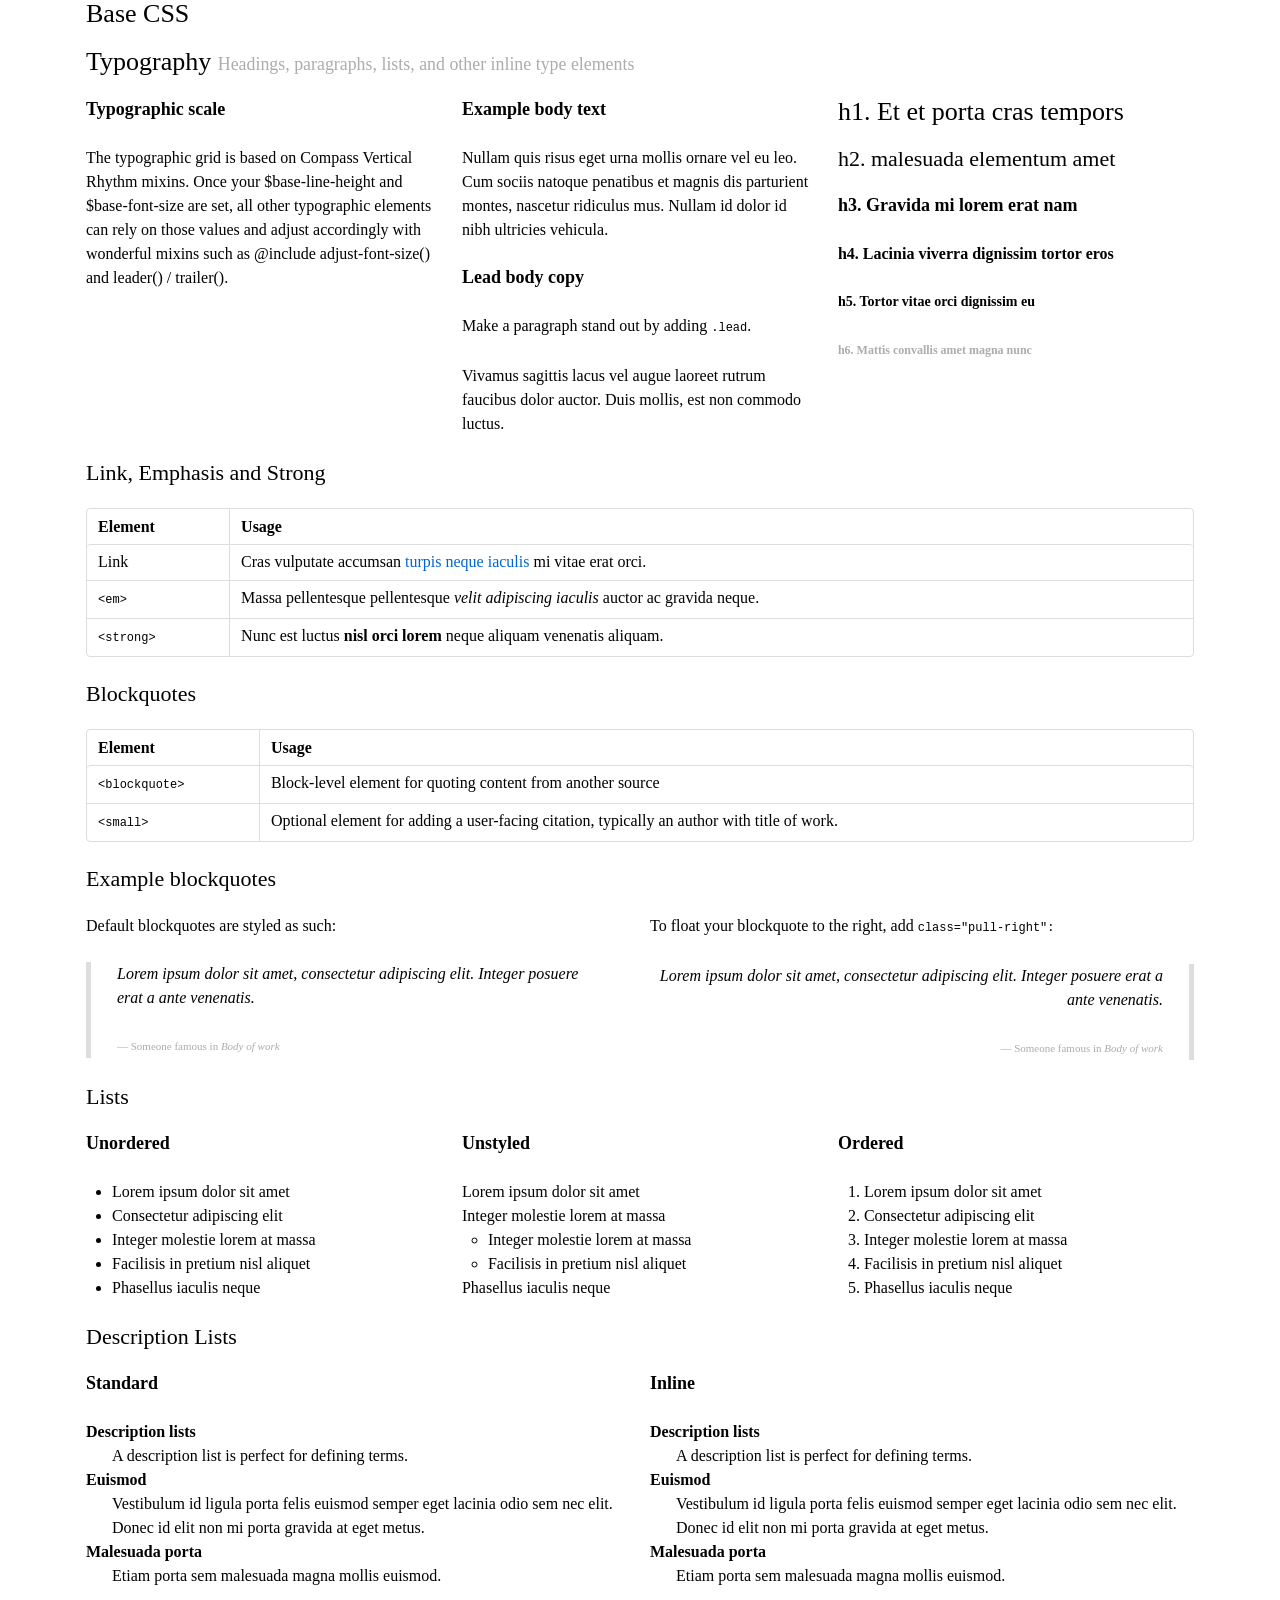
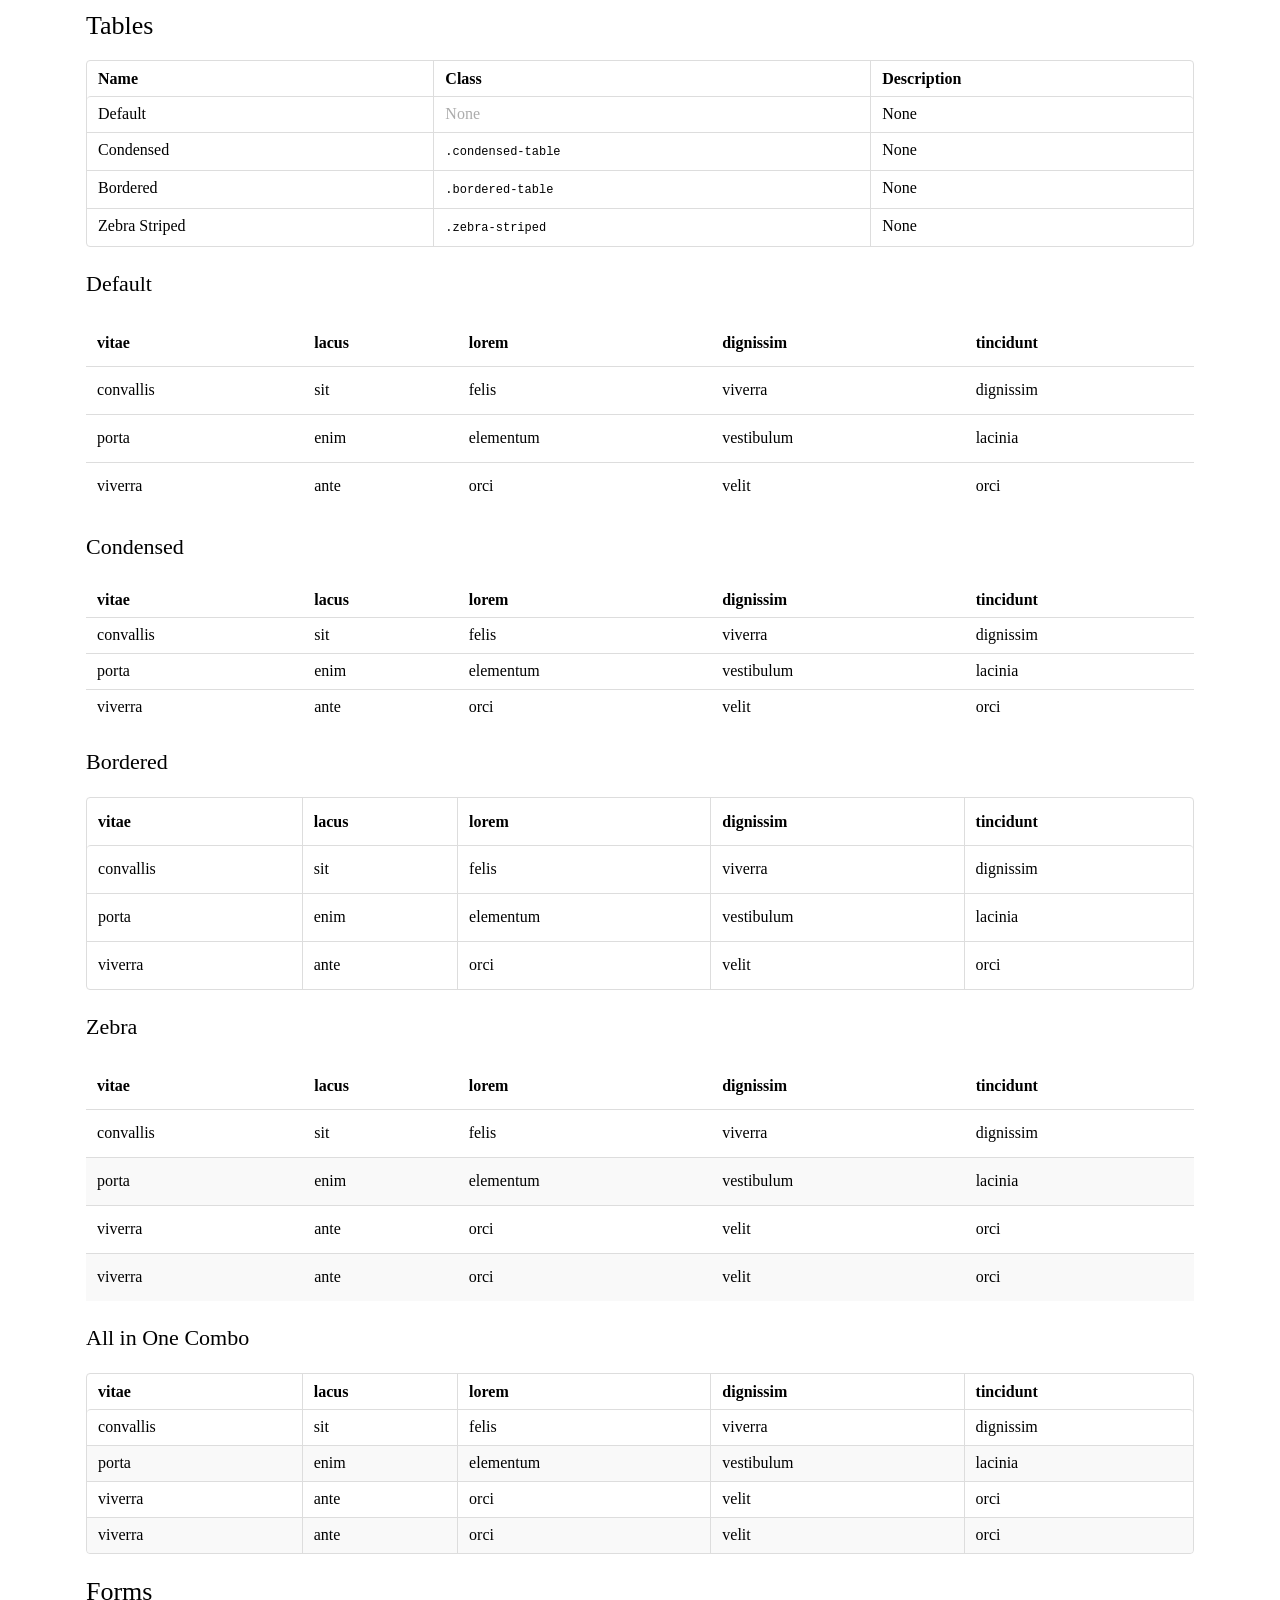
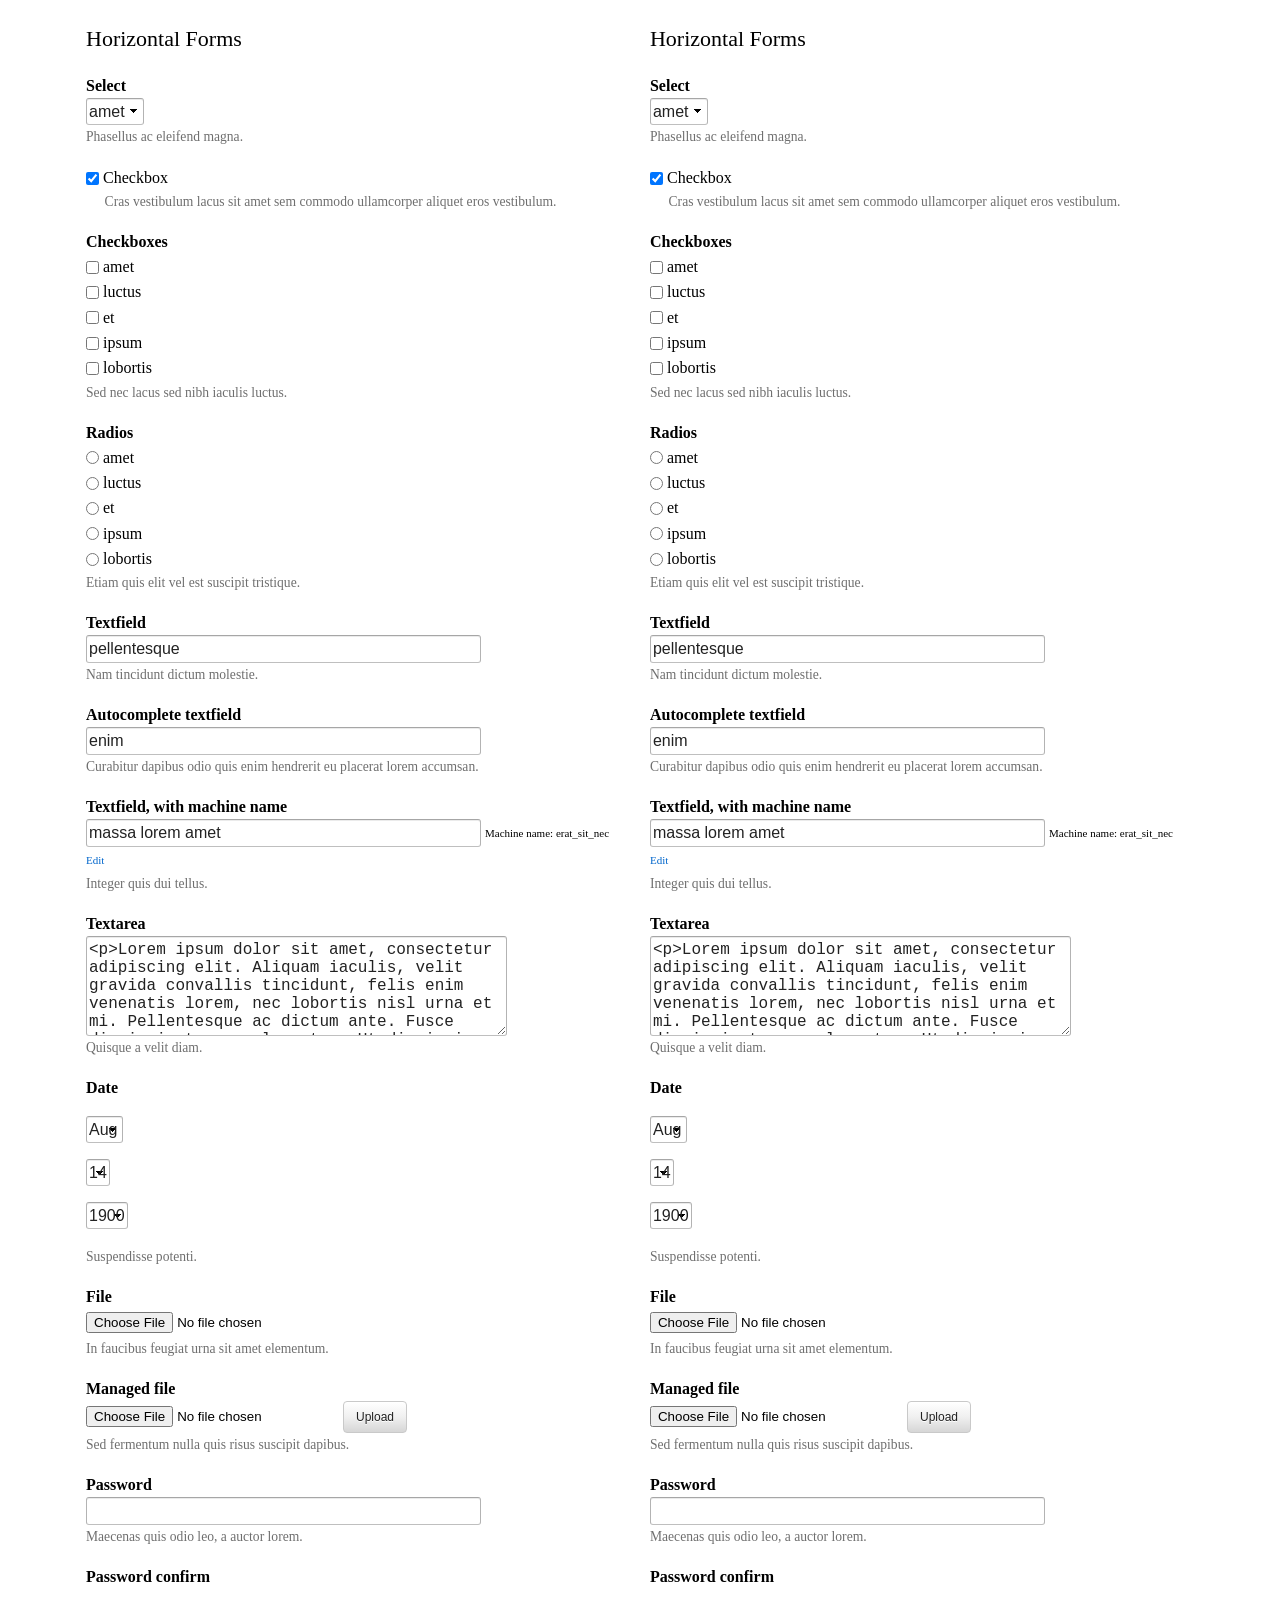
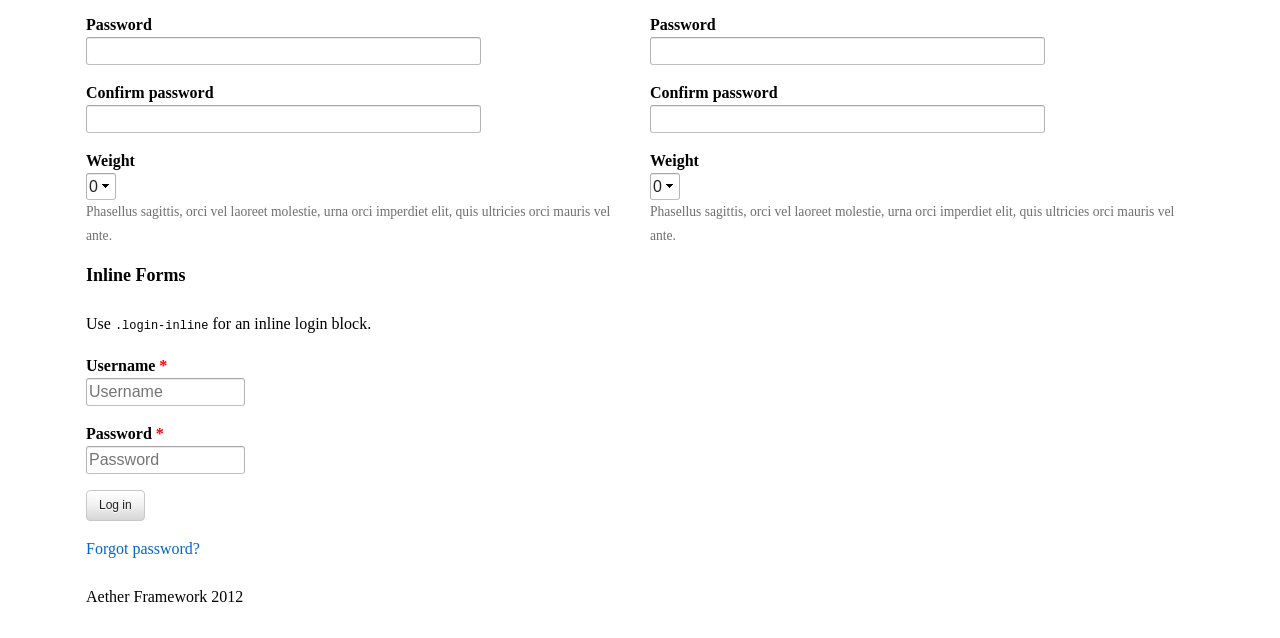
<file: styleguide/styleguide-base.html>
<!DOCTYPE html>
<html lang="en">
  <head>
    <meta charset="utf-8">
    <title>Aether Grids</title>
    <meta name="description" content="">
    <meta name="author" content="">
    <!--[if lt IE 9]>
      <script src="http://html5shim.googlecode.com/svn/trunk/html5.js"></script>
    <![endif]-->
  <meta http-equiv="Content-Type" content="text/html; charset=utf-8" />
  <link rel="stylesheet" href="../css/layout/layout-responsive.css" type="text/css" charset="utf-8" />
  <link rel="stylesheet" href="../css/style.css" type="text/css" charset="utf-8" />
  </head>

<body class="page">

<header id="overview" class="g-all-row">
  <h1>Base CSS</h1>
<!--   <p class="lead">On top of the scaffolding, basic HTML elements are styled and enhanced with extensible classes to provide a fresh, consistent look and feel.</p>
  <div class="subnav">
    <ul class="nav nav-pills">
      <li class="active"><a href="#typography">Typography</a></li>
      <li class=""><a href="#code">Code</a></li>
      <li class=""><a href="#tables">Tables</a></li>
      <li class=""><a href="#forms">Forms</a></li>
      <li><a href="#buttons">Buttons</a></li>
      <li><a href="#icons">Icons by Glyphicons</a></li>
    </ul>
  </div> -->
</header>

  <div class="main">

    <section id="typography" class="g-all-row">

      <div class="page-header">
        <h1>Typography <small>Headings, paragraphs, lists, and other inline type elements</small></h1>
      </div>

      <div class="g-all-c4 g-hl-c12 g-h-c12">
        <h3>Typographic scale</h3>
        <p>The typographic grid is based on Compass Vertical Rhythm mixins. Once your $base-line-height and $base-font-size are set, 
          all other typographic elements can rely on those values and adjust accordingly with wonderful mixins such as @include adjust-font-size() and leader() / trailer().</p>
      </div>

      <div class="g-all-c4 g-hl-c12 g-h-c12">
        <h3>Example body text</h3>
        <p>Nullam quis risus eget urna mollis ornare vel eu leo. Cum sociis natoque penatibus et magnis dis parturient montes, nascetur ridiculus mus. Nullam id dolor id nibh ultricies vehicula.</p>
        <h3>Lead body copy</h3>
        <p>Make a paragraph stand out by adding <code>.lead</code>.</p>
        <p class="lead">Vivamus sagittis lacus vel augue laoreet rutrum faucibus dolor auctor. Duis mollis, est non commodo luctus.</p>
      </div>

      <div class="g-all-c4 g-hl-c12 g-h-c12 g-all-l">
        <div class="well">
          <h1>h1. Et et porta cras tempors</h1>
          <h2>h2. malesuada elementum amet</h2>
          <h3>h3. Gravida mi lorem erat nam</h3>
          <h4>h4. Lacinia viverra dignissim tortor eros</h4>
          <h5>h5. Tortor vitae orci dignissim eu</h5>
          <h6>h6. Mattis convallis amet magna nunc</h6>
        </div>
      </div>

<section class="g-all-row">
<h2>Link, Emphasis and Strong</h2>

  <table style="position: fixed; top: 65px; left: 278.5px; visibility: hidden; width: 826px;" class="sticky-header">
    <thead style="display: block;">
      <tr>
        <th style="width: 142.867px; display: table-cell;">Element</th>
        <th style="width: 117.867px; display: table-cell;">Usage</th>
      </tr>
    </thead>
  </table>
  <table class="sticky-enabled tableheader-processed sticky-table bordered-table condensed-table">
    <thead>
      <tr>
        <th>Element</th>
        <th>Usage</th>
      </tr>
    </thead>
    <tbody>
     <tr class="odd">
      <td>Link</td>
      <td>Cras vulputate accumsan <a href="#">turpis neque iaculis</a> mi vitae erat orci.</td>
    </tr>
     <tr class="even">
      <td><code>&lt;em&gt;</code></td>
      <td>Massa pellentesque pellentesque <em>velit adipiscing iaculis</em> auctor ac gravida neque.</td>
    </tr>
     <tr class="odd">
      <td><code>&lt;strong&gt;</code></td>
      <td>Nunc est luctus <strong>nisl orci lorem</strong> neque aliquam venenatis aliquam.</td>
    </tr>
    </tbody>
  </table>
</section>

<h2>Blockquotes</h2>
<section class="g-all-row">

  <table style="position: fixed; top: 65px; left: 278.5px; visibility: hidden; width: 826px;" class="sticky-header">
    <thead style="display: block;">
      <tr>
        <th style="width: 142.867px; display: table-cell;">Element</th>
        <th style="width: 117.867px; display: table-cell;">Usage</th>
      </tr>
    </thead>
  </table>
  <table class="sticky-enabled tableheader-processed sticky-table bordered-table condensed-table">
    <thead>
      <tr>
        <th>Element</th>
        <th>Usage</th>
      </tr>
    </thead>
    <tbody>
     <tr class="odd">
      <td><code>&lt;blockquote&gt;</code></td>
      <td>Block-level element for quoting content from another source </td>
    </tr>
     <tr class="even">
      <td><code>&lt;small&gt;</code></td>
      <td>Optional element for adding a user-facing citation, typically an author with title of work.</td>
    </tr>
    </tbody>
  </table>
</section>

<h2>Example blockquotes</h2>
<section class="g-all-row">
<div class="g-all-c6 g-h-c12">
  <p>Default blockquotes are styled as such:</p>
  <blockquote>
    <p>Lorem ipsum dolor sit amet, consectetur adipiscing elit. Integer posuere erat a ante venenatis.</p>
    <small>Someone famous in <cite title="">Body of work</cite></small>
  </blockquote>
</div>
<div class="g-all-c6 g-h-c12 g-all-l">
  <p>To float your blockquote to the right, add <code>class="pull-right":</code></p>
  <blockquote class="pull-right">
    <p>Lorem ipsum dolor sit amet, consectetur adipiscing elit. Integer posuere erat a ante venenatis.</p>
    <small>Someone famous in <cite title="">Body of work</cite></small>
  </blockquote>
</div>  
</section>

<h2>Lists</h2>

<section class="g-all-row">
  <div class="g-all-c4 g-hl-c12 g-h-c12">
    <div class="item-list">
      <h3>Unordered</h3>
      <ul>
        <li class="first">Lorem ipsum dolor sit amet</li>
        <li>Consectetur adipiscing elit</li>
        <li>Integer molestie lorem at massa</li>
        <li>Facilisis in pretium nisl aliquet</li>
        <li class="last">Phasellus iaculis neque</li>
      </ul>
    </div>
  </div>
  <div class="g-all-c4 g-hl-c12 g-h-c12">
    <div class="item-list">
      <h3>Unstyled</h3>
      <ul class="no-bullets" style="padding: 0">
        <li class="first">Lorem ipsum dolor sit amet</li>
        <li>Integer molestie lorem at massa</li>
        <li>
          <ul>
            <li class="first">Integer molestie lorem at massa</li>
            <li class="last">Facilisis in pretium nisl aliquet</li>
          </ul>
        </li>
        <li class="last">Phasellus iaculis neque</li>
      </ul>
    </div>
  </div>
  <div class="g-all-c4 g-hl-c12 g-h-c12 g-all-l">
    <div class="item-list">
      <h3>Ordered</h3>
      <ol>
        <li class="first">Lorem ipsum dolor sit amet</li>
        <li>Consectetur adipiscing elit</li>
        <li>Integer molestie lorem at massa</li>
        <li>Facilisis in pretium nisl aliquet</li>
        <li class="last">Phasellus iaculis neque</li>
      </ol>
    </div>
  </div>
</section>

<section class="g-all-row">
<h2>Description Lists</h2>
  <div class="g-all-c6 g-h-c12">
    <h3>Standard</h3>
    <div class="item-list">
    <dl>
        <dt>Description lists</dt>
        <dd>A description list is perfect for defining terms.</dd>
        <dt>Euismod</dt>
        <dd>Vestibulum id ligula porta felis euismod semper eget lacinia odio sem nec elit.</dd>
        <dd>Donec id elit non mi porta gravida at eget metus.</dd>
        <dt>Malesuada porta</dt>
        <dd>Etiam porta sem malesuada magna mollis euismod.</dd>
    </dl>
    </div>
  </div>
  <div class="g-all-c6 g-h-c12 g-all-l">
    <h3>Inline</h3>
    <div class="item-list">
    <dl>
        <dt>Description lists</dt>
        <dd>A description list is perfect for defining terms.</dd>
        <dt>Euismod</dt>
        <dd>Vestibulum id ligula porta felis euismod semper eget lacinia odio sem nec elit.</dd>
        <dd>Donec id elit non mi porta gravida at eget metus.</dd>
        <dt>Malesuada porta</dt>
        <dd>Etiam porta sem malesuada magna mollis euismod.</dd>
    </dl>
    </div>
  </div>
</section>
</section>

<section class="g-all-row">
  <h1>Tables</h1>
    <table style="position: fixed; top: 65px; left: 278.5px; visibility: hidden; width: 826px;" class="sticky-header">
    <thead style="display: block;">
      <tr>
        <th style="width: 142.867px; display: table-cell;">Name</th>
        <th style="width: 117.867px; display: table-cell;">Class</th>
        <th style="width: 200.867px; display: table-cell;">Description</th>
      </tr>
    </thead>
  </table>
  <table class="sticky-enabled tableheader-processed sticky-table bordered-table condensed-table">
    <thead>
      <tr>
        <th>Name</th>
        <th>Class</th>
        <th>Description</th>
      </tr>
    </thead>
    <tbody>
     <tr class="odd">
      <td>Default</td>
      <td class="muted">None</td>
      <td>None</td>
    </tr>
     <tr class="even">
      <td>Condensed</td>
      <td><code>.condensed-table</code></td>
      <td>None</td>
    </tr>
     <tr class="odd">
      <td>Bordered</td>
      <td><code>.bordered-table</code></td>
      <td>None</td>
    </tr>
     <tr class="odd">
      <td>Zebra Striped</td>
      <td><code>.zebra-striped</code></td>
      <td>None</td>
    </tr>
    </tbody>
  </table>

<section class="g-all-row">
<h2>Default</h2>
  <table style="position: fixed; top: 65px; left: 469.983px; visibility: hidden; width: 544px;" class="sticky-header">
    <thead style="display: block;">
      <tr>
        <th style="width: 85.8666px; display: table-cell;">vitae</th>
        <th style="width: 65.8666px; display: table-cell;">lacus</th>
        <th style="width: 94.8666px; display: table-cell;">lorem</th>
        <th style="width: 95.8666px; display: table-cell;">dignissim</th>
        <th style="width: 90.8666px; display: table-cell;">tincidunt</th>
      </tr>
    </thead>
  </table>
  <table class="sticky-enabled tableheader-processed sticky-table">
  <thead>
    <tr>
      <th>vitae</th>
      <th>lacus</th>
      <th>lorem</th>
      <th>dignissim</th>
      <th>tincidunt</th>
    </tr>
    </thead>
    <tbody>
      <tr class="odd">
        <td>convallis</td>
        <td>sit</td>
        <td>felis</td>
        <td>viverra</td>
        <td>dignissim</td>
      </tr>
       <tr class="even">
        <td>porta</td>
        <td>enim</td>
        <td>elementum</td>
        <td>vestibulum</td>
        <td>lacinia</td>
      </tr>
       <tr class="odd">
        <td>viverra</td>
        <td>ante</td>
        <td>orci</td>
        <td>velit</td>
        <td>orci</td>
      </tr>
    </tbody>
  </table>

<h2>Condensed</h2>
  <table style="position: fixed; top: 65px; left: 469.983px; visibility: hidden; width: 544px;" class="sticky-header">
    <thead style="display: block;">
      <tr>
        <th style="width: 85.8666px; display: table-cell;">vitae</th>
        <th style="width: 65.8666px; display: table-cell;">lacus</th>
        <th style="width: 94.8666px; display: table-cell;">lorem</th>
        <th style="width: 95.8666px; display: table-cell;">dignissim</th>
        <th style="width: 90.8666px; display: table-cell;">tincidunt</th>
      </tr>
    </thead>
  </table>
  <table class="sticky-enabled tableheader-processed sticky-table condensed-table">
  <thead>
    <tr>
      <th>vitae</th>
      <th>lacus</th>
      <th>lorem</th>
      <th>dignissim</th>
      <th>tincidunt</th>
    </tr>
    </thead>
    <tbody>
      <tr class="odd">
        <td>convallis</td>
        <td>sit</td>
        <td>felis</td>
        <td>viverra</td>
        <td>dignissim</td>
      </tr>
       <tr class="even">
        <td>porta</td>
        <td>enim</td>
        <td>elementum</td>
        <td>vestibulum</td>
        <td>lacinia</td>
      </tr>
       <tr class="odd">
        <td>viverra</td>
        <td>ante</td>
        <td>orci</td>
        <td>velit</td>
        <td>orci</td>
      </tr>
    </tbody>
  </table>

<h2>Bordered</h2>
  <table style="position: fixed; top: 65px; left: 469.983px; visibility: hidden; width: 544px;" class="sticky-header">
    <thead style="display: block;">
      <tr>
        <th style="width: 85.8666px; display: table-cell;">vitae</th>
        <th style="width: 65.8666px; display: table-cell;">lacus</th>
        <th style="width: 94.8666px; display: table-cell;">lorem</th>
        <th style="width: 95.8666px; display: table-cell;">dignissim</th>
        <th style="width: 90.8666px; display: table-cell;">tincidunt</th>
      </tr>
    </thead>
  </table>
  <table class="sticky-enabled tableheader-processed sticky-table bordered-table">
  <thead>
    <tr>
      <th>vitae</th>
      <th>lacus</th>
      <th>lorem</th>
      <th>dignissim</th>
      <th>tincidunt</th>
    </tr>
    </thead>
    <tbody>
      <tr class="odd">
        <td>convallis</td>
        <td>sit</td>
        <td>felis</td>
        <td>viverra</td>
        <td>dignissim</td>
      </tr>
      <tr class="even">
        <td>porta</td>
        <td>enim</td>
        <td>elementum</td>
        <td>vestibulum</td>
        <td>lacinia</td>
      </tr>
      <tr class="odd">
        <td>viverra</td>
        <td>ante</td>
        <td>orci</td>
        <td>velit</td>
        <td>orci</td>
      </tr>
    </tbody>
  </table>

<h2>Zebra</h2>
  <table style="position: fixed; top: 65px; left: 469.983px; visibility: hidden; width: 544px;" class="sticky-header">
    <thead style="display: block;">
      <tr>
        <th style="width: 85.8666px; display: table-cell;">vitae</th>
        <th style="width: 65.8666px; display: table-cell;">lacus</th>
        <th style="width: 94.8666px; display: table-cell;">lorem</th>
        <th style="width: 95.8666px; display: table-cell;">dignissim</th>
        <th style="width: 90.8666px; display: table-cell;">tincidunt</th>
      </tr>
    </thead>
  </table>
  <table class="sticky-enabled tableheader-processed sticky-table zebra-striped">
  <thead>
    <tr>
      <th>vitae</th>
      <th>lacus</th>
      <th>lorem</th>
      <th>dignissim</th>
      <th>tincidunt</th>
    </tr>
    </thead>
    <tbody>
      <tr class="odd">
        <td>convallis</td>
        <td>sit</td>
        <td>felis</td>
        <td>viverra</td>
        <td>dignissim</td>
      </tr>
      <tr class="even">
        <td>porta</td>
        <td>enim</td>
        <td>elementum</td>
        <td>vestibulum</td>
        <td>lacinia</td>
      </tr>
      <tr class="odd">
        <td>viverra</td>
        <td>ante</td>
        <td>orci</td>
        <td>velit</td>
        <td>orci</td>
      </tr>
      <tr class="even">
        <td>viverra</td>
        <td>ante</td>
        <td>orci</td>
        <td>velit</td>
        <td>orci</td>
      </tr>
    </tbody>
  </table>

<h2>All in One Combo</h2>
  <table style="position: fixed; top: 65px; left: 469.983px; visibility: hidden; width: 544px;" class="sticky-header">
    <thead style="display: block;">
      <tr>
        <th style="width: 85.8666px; display: table-cell;">vitae</th>
        <th style="width: 65.8666px; display: table-cell;">lacus</th>
        <th style="width: 94.8666px; display: table-cell;">lorem</th>
        <th style="width: 95.8666px; display: table-cell;">dignissim</th>
        <th style="width: 90.8666px; display: table-cell;">tincidunt</th>
      </tr>
    </thead>
  </table>
  <table class="sticky-enabled tableheader-processed sticky-table zebra-striped bordered-table condensed-table zebra-striped">
  <thead>
    <tr>
      <th>vitae</th>
      <th>lacus</th>
      <th>lorem</th>
      <th>dignissim</th>
      <th>tincidunt</th>
    </tr>
    </thead>
    <tbody>
      <tr class="odd">
        <td>convallis</td>
        <td>sit</td>
        <td>felis</td>
        <td>viverra</td>
        <td>dignissim</td>
      </tr>
      <tr class="even">
        <td>porta</td>
        <td>enim</td>
        <td>elementum</td>
        <td>vestibulum</td>
        <td>lacinia</td>
      </tr>
      <tr class="odd">
        <td>viverra</td>
        <td>ante</td>
        <td>orci</td>
        <td>velit</td>
        <td>orci</td>
      </tr>
      <tr class="even">
        <td>viverra</td>
        <td>ante</td>
        <td>orci</td>
        <td>velit</td>
        <td>orci</td>
      </tr>
    </tbody>
  </table>  
</section>

<section class="g-all-row">
  <h1>Forms</h1>
  <div class="g-all-c6 g-hl-c12 g-h-c12">
    <h2>Horizontal Forms</h2>
    <form accept-charset="UTF-8" id="styleguide-form" method="post" action="/admin/appearance/styleguide" enctype="multipart/form-data">
      <div>
        <div class="form-item form-type-select form-item-select">
    <label for="edit-select">Select </label>
    <select class="form-select" name="select" id="edit-select">
      <option value="amet">amet</option>
      <option value="luctus">luctus</option>
      <option value="et">et</option>
      <option value="ipsum">ipsum</option>
      <option value="lobortis">lobortis</option>
    </select>
    <div class="description">Phasellus ac eleifend magna.</div>
    </div>
    <div class="form-item form-type-checkbox form-item-checkbox">
    <input type="checkbox" class="form-checkbox" checked="checked" value="1" name="checkbox" id="edit-checkbox">
    <label for="edit-checkbox" class="option">Checkbox </label>

    <div class="description">Cras vestibulum lacus sit amet sem commodo ullamcorper aliquet eros vestibulum.</div>
    </div>
    <div class="form-item form-type-checkboxes form-item-checkboxes">
    <label for="edit-checkboxes">Checkboxes </label>
    <div class="form-checkboxes" id="edit-checkboxes">
      <div class="form-item form-type-checkbox form-item-checkboxes-amet">
      <input type="checkbox" class="form-checkbox" value="amet" name="checkboxes[amet]" id="edit-checkboxes-amet">
      <label for="edit-checkboxes-amet" class="option">amet </label>
    </div>
    <div class="form-item form-type-checkbox form-item-checkboxes-luctus">
      <input type="checkbox" class="form-checkbox" value="luctus" name="checkboxes[luctus]" id="edit-checkboxes-luctus">
      <label for="edit-checkboxes-luctus" class="option">luctus </label>
    </div>
    <div class="form-item form-type-checkbox form-item-checkboxes-et">
      <input type="checkbox" class="form-checkbox" value="et" name="checkboxes[et]" id="edit-checkboxes-et">
      <label for="edit-checkboxes-et" class="option">et </label>
    </div>
    <div class="form-item form-type-checkbox form-item-checkboxes-ipsum">
      <input type="checkbox" class="form-checkbox" value="ipsum" name="checkboxes[ipsum]" id="edit-checkboxes-ipsum">
      <label for="edit-checkboxes-ipsum" class="option">ipsum </label>
    </div>
    <div class="form-item form-type-checkbox form-item-checkboxes-lobortis">
      <input type="checkbox" class="form-checkbox" value="lobortis" name="checkboxes[lobortis]" id="edit-checkboxes-lobortis">
      <label for="edit-checkboxes-lobortis" class="option">lobortis </label>
    </div>
  </div>
  <div class="description">Sed nec lacus sed nibh iaculis luctus.</div>
  </div>

  <div class="form-item form-type-radios form-item-radios">
    <label for="edit-radios">Radios </label>
  <div class="form-radios" id="edit-radios"><div class="form-item form-type-radio form-item-radios">
  <input type="radio" class="form-radio" value="amet" name="radios" id="edit-radios-amet">  <label for="edit-radios-amet" class="option">amet </label>
  </div>

  <div class="form-item form-type-radio form-item-radios">
    <input type="radio" class="form-radio" value="luctus" name="radios" id="edit-radios-luctus">  <label for="edit-radios-luctus" class="option">luctus </label>
  </div>

  <div class="form-item form-type-radio form-item-radios">
    <input type="radio" class="form-radio" value="et" name="radios" id="edit-radios-et">  <label for="edit-radios-et" class="option">et </label>
  </div>

  <div class="form-item form-type-radio form-item-radios">
    <input type="radio" class="form-radio" value="ipsum" name="radios" id="edit-radios-ipsum">  <label for="edit-radios-ipsum" class="option">ipsum </label>
  </div>

  <div class="form-item form-type-radio form-item-radios">
    <input type="radio" class="form-radio" value="lobortis" name="radios" id="edit-radios-lobortis">
    <label for="edit-radios-lobortis" class="option">lobortis </label>
  </div>
</div>
<div class="description">Etiam quis elit vel est suscipit tristique.</div>
</div>

<div class="form-item form-type-textfield form-item-textfield">
  <label for="edit-textfield">Textfield </label>
    <input type="text" class="form-text" maxlength="128" size="40" value="pellentesque" name="textfield" id="edit-textfield">
<div class="description">Nam tincidunt dictum molestie.</div>
</div>

<div class="form-item form-type-textfield form-item-autocomplete" role="application">
  <label for="edit-autocomplete">Autocomplete textfield </label>
 <input type="text" class="form-text form-autocomplete" maxlength="128" size="40" value="enim" name="autocomplete" id="edit-autocomplete" autocomplete="OFF" aria-autocomplete="list"><input type="hidden" class="autocomplete autocomplete-processed" disabled="disabled" value="http://d7.kgbdev.local/user/autocomplete" id="edit-autocomplete-autocomplete">
<div class="description">Curabitur dapibus odio quis enim hendrerit eu placerat lorem accumsan.</div>
<span aria-live="assertive" class="element-invisible" id="edit-autocomplete-autocomplete-aria-live"></span></div>
<div class="form-item form-type-textfield form-item-textfield-machine">
  <label for="edit-textfield-machine">Textfield, with machine name </label>
 <input type="text" class="form-text machine-name-source" maxlength="128" size="40" value="massa lorem amet" name="textfield-machine" id="edit-textfield-machine"> <span class="field-suffix"> <small id="edit-textfield-machine-machine-name-suffix"> <span class="machine-name-label">Machine name:</span> <span class="machine-name-value">erat_sit_nec</span> <span class="admin-link"><a href="#">Edit</a></span></small></span>
<div class="description">Integer quis dui tellus.</div>
</div>
<div class="form-item form-type-machine-name form-item-machine-name" style="display: none;">
  <label for="edit-machine-name">Machine name <span title="This field is required." class="form-required">*</span></label>
 <span class="field-prefix"></span> <input type="text" class="form-text required machine-name-target" maxlength="64" size="40" value="" name="machine_name" id="edit-machine-name" dir="ltr"> <span class="field-suffix"></span>
<div class="description">Duis urna libero, tempus non mattis a, convallis ac erat.</div>
</div>
<div class="form-item form-type-textarea form-item-textarea">
  <label for="edit-textarea">Textarea </label>
 <div class="form-textarea-wrapper resizable textarea-processed resizable-textarea"><textarea class="form-textarea" rows="5" cols="40" name="textarea" id="edit-textarea">&lt;p&gt;Lorem ipsum dolor sit amet, consectetur adipiscing elit. Aliquam iaculis, velit gravida convallis tincidunt, felis enim venenatis lorem, nec lobortis nisl urna et mi. Pellentesque ac dictum ante. Fusce dignissim tempor elementum. Ut dignissim convallis eros, viverra luctus lacus consequat ac. Sed feugiat velit sed magna aliquam accumsan. Nam vitae porta tortor. Nam auctor dui a neque iaculis in aliquam erat viverra. Duis orci nunc, lacinia in malesuada et, euismod id turpis. Cras mattis vulputate erat, eget tempor magna egestas eu. Vestibulum sit amet massa est.&lt;/p&gt;&lt;p&gt;Vivamus pretium placerat lorem, in tempor massa convallis sit amet. Aliquam sed quam eget ligula luctus aliquam sed vitae nulla. &lt;/p&gt;</textarea><div class="grippie"></div></div>
<div class="description">Quisque a velit diam.</div>
</div>
<div class="form-item form-type-date form-item-date">
  <label for="edit-date">Date </label>
 <div class="container-inline" id="edit-date"><div class="form-item form-type-select form-item-date-month">
  <label for="edit-date-month" class="element-invisible">Month </label>
 <select class="form-select" name="date[month]" id="edit-date-month"><option value="1">Jan</option><option value="2">Feb</option><option value="3">Mar</option><option value="4">Apr</option><option value="5">May</option><option value="6">Jun</option><option value="7">Jul</option><option selected="selected" value="8">Aug</option><option value="9">Sep</option><option value="10">Oct</option><option value="11">Nov</option><option value="12">Dec</option></select>
</div>
<div class="form-item form-type-select form-item-date-day">
  <label for="edit-date-day" class="element-invisible">Day </label>
 <select class="form-select" name="date[day]" id="edit-date-day"><option value="1">1</option><option value="2">2</option><option value="3">3</option><option value="4">4</option><option value="5">5</option><option value="6">6</option><option value="7">7</option><option value="8">8</option><option value="9">9</option><option value="10">10</option><option value="11">11</option><option value="12">12</option><option value="13">13</option><option selected="selected" value="14">14</option><option value="15">15</option><option value="16">16</option><option value="17">17</option><option value="18">18</option><option value="19">19</option><option value="20">20</option><option value="21">21</option><option value="22">22</option><option value="23">23</option><option value="24">24</option><option value="25">25</option><option value="26">26</option><option value="27">27</option><option value="28">28</option><option value="29">29</option><option value="30">30</option><option value="31">31</option></select>
</div>
<div class="form-item form-type-select form-item-date-year">
  <label for="edit-date-year" class="element-invisible">Year </label>
 <select class="form-select" name="date[year]" id="edit-date-year"><option value="1900">1900</option><option value="1901">1901</option><option value="1902">1902</option><option value="1903">1903</option><option value="1904">1904</option><option value="1905">1905</option><option value="1906">1906</option><option value="1907">1907</option><option value="1908">1908</option><option value="1909">1909</option><option value="1910">1910</option><option value="1911">1911</option><option value="1912">1912</option><option value="1913">1913</option><option value="1914">1914</option><option value="1915">1915</option><option value="1916">1916</option><option value="1917">1917</option><option value="1918">1918</option><option value="1919">1919</option><option value="1920">1920</option><option value="1921">1921</option><option value="1922">1922</option><option value="1923">1923</option><option value="1924">1924</option><option value="1925">1925</option><option value="1926">1926</option><option value="1927">1927</option><option value="1928">1928</option><option value="1929">1929</option><option value="1930">1930</option><option value="1931">1931</option><option value="1932">1932</option><option value="1933">1933</option><option value="1934">1934</option><option value="1935">1935</option><option value="1936">1936</option><option value="1937">1937</option><option value="1938">1938</option></select>
</div>
</div>
<div class="description">Suspendisse potenti.</div>
</div>
<div class="form-item form-type-file form-item-files-file">
  <label for="edit-file">File </label>
 <input type="file" class="form-file" size="22" name="files[file]" id="edit-file">
<div class="description">In faucibus feugiat urna sit amet elementum.</div>
</div>
<div id="edit-managed-file-ajax-wrapper"><div class="form-item form-type-managed-file form-item-managed-file">
  <label for="edit-managed-file">Managed file </label>
 <div class="form-managed-file" id="edit-managed-file"><input type="file" class="form-file" size="22" name="files[managed_file]" id="edit-managed-file-upload"><input type="submit" class="form-submit ajax-processed" value="Upload" name="managed_file_upload_button" id="edit-managed-file-upload-button"><input type="hidden" value="0" name="managed_file[fid]">
</div>
<div class="description">Sed fermentum nulla quis risus suscipit dapibus.</div>
</div>
</div><div class="form-item form-type-password form-item-password">
  <label for="edit-password">Password </label>
 <input type="password" class="form-text" maxlength="128" size="40" name="password" id="edit-password">
<div class="description">Maecenas quis odio leo, a auctor lorem.</div>
</div>
<div class="form-item form-type-password-confirm form-item-password-confirm">
  <label for="edit-password-confirm">Password confirm </label>
 <div class="form-item form-type-password form-item-password-confirm-pass1 password-parent"><div class="password-strength"><div aria-live="assertive" class="password-strength-text"></div><div class="password-indicator"><div class="indicator"></div></div></div>
  <label for="edit-password-confirm-pass1">Password </label>
 <input type="password" maxlength="128" size="40" name="password_confirm[pass1]" id="edit-password-confirm-pass1" class="password-field form-text password-processed">
</div>
<div class="form-item form-type-password form-item-password-confirm-pass2 confirm-parent">
  <label for="edit-password-confirm-pass2">Confirm password </label>
 <input type="password" maxlength="128" size="40" name="password_confirm[pass2]" id="edit-password-confirm-pass2" class="password-confirm form-text">
</div><div class="password-suggestions description" style="display: none;"></div>

</div>
<div class="form-item form-type-select form-item-weight">
  <label for="edit-weight">Weight </label>
 <select class="form-select" name="weight" id="edit-weight"><option value="-10">-10</option><option value="-9">-9</option><option value="-8">-8</option><option value="-7">-7</option><option value="-6">-6</option><option value="-5">-5</option><option value="-4">-4</option><option value="-3">-3</option><option value="-2">-2</option><option value="-1">-1</option><option selected="selected" value="0">0</option><option value="1">1</option><option value="2">2</option><option value="3">3</option><option value="4">4</option><option value="5">5</option><option value="6">6</option><option value="7">7</option><option value="8">8</option><option value="9">9</option><option value="10">10</option></select>
<div class="description">Phasellus sagittis, orci vel laoreet molestie, urna orci imperdiet elit, quis ultricies orci mauris vel ante.</div>
</div>
</div></form>
  </div>


  <div class="g-all-c6 g-all-l g-hl-c12 g-h-c12">
    <h2>Horizontal Forms</h2>
    <form accept-charset="UTF-8" id="styleguide-form" class="form-horizontal" method="post" action="/admin/appearance/styleguide" enctype="multipart/form-data">
      <div>
        <div class="form-item form-type-select form-item-select">
    <label for="edit-select">Select </label>
    <select class="form-select" name="select" id="edit-select">
      <option value="amet">amet</option>
      <option value="luctus">luctus</option>
      <option value="et">et</option>
      <option value="ipsum">ipsum</option>
      <option value="lobortis">lobortis</option>
    </select>
    <div class="description">Phasellus ac eleifend magna.</div>
    </div>
    <div class="form-item form-type-checkbox form-item-checkbox">
    <input type="checkbox" class="form-checkbox" checked="checked" value="1" name="checkbox" id="edit-checkbox">
    <label for="edit-checkbox" class="option">Checkbox </label>

    <div class="description">Cras vestibulum lacus sit amet sem commodo ullamcorper aliquet eros vestibulum.</div>
    </div>
    <div class="form-item form-type-checkboxes form-item-checkboxes">
    <label for="edit-checkboxes">Checkboxes </label>
    <div class="form-checkboxes" id="edit-checkboxes">
      <div class="form-item form-type-checkbox form-item-checkboxes-amet">
      <input type="checkbox" class="form-checkbox" value="amet" name="checkboxes[amet]" id="edit-checkboxes-amet">
      <label for="edit-checkboxes-amet" class="option">amet </label>
    </div>
    <div class="form-item form-type-checkbox form-item-checkboxes-luctus">
      <input type="checkbox" class="form-checkbox" value="luctus" name="checkboxes[luctus]" id="edit-checkboxes-luctus">
      <label for="edit-checkboxes-luctus" class="option">luctus </label>
    </div>
    <div class="form-item form-type-checkbox form-item-checkboxes-et">
      <input type="checkbox" class="form-checkbox" value="et" name="checkboxes[et]" id="edit-checkboxes-et">
      <label for="edit-checkboxes-et" class="option">et </label>
    </div>
    <div class="form-item form-type-checkbox form-item-checkboxes-ipsum">
      <input type="checkbox" class="form-checkbox" value="ipsum" name="checkboxes[ipsum]" id="edit-checkboxes-ipsum">
      <label for="edit-checkboxes-ipsum" class="option">ipsum </label>
    </div>
    <div class="form-item form-type-checkbox form-item-checkboxes-lobortis">
      <input type="checkbox" class="form-checkbox" value="lobortis" name="checkboxes[lobortis]" id="edit-checkboxes-lobortis">
      <label for="edit-checkboxes-lobortis" class="option">lobortis </label>
    </div>
  </div>
  <div class="description">Sed nec lacus sed nibh iaculis luctus.</div>
  </div>

  <div class="form-item form-type-radios form-item-radios">
    <label for="edit-radios">Radios </label>
  <div class="form-radios" id="edit-radios"><div class="form-item form-type-radio form-item-radios">
  <input type="radio" class="form-radio" value="amet" name="radios" id="edit-radios-amet">  <label for="edit-radios-amet" class="option">amet </label>
  </div>

  <div class="form-item form-type-radio form-item-radios">
    <input type="radio" class="form-radio" value="luctus" name="radios" id="edit-radios-luctus">  <label for="edit-radios-luctus" class="option">luctus </label>
  </div>

  <div class="form-item form-type-radio form-item-radios">
    <input type="radio" class="form-radio" value="et" name="radios" id="edit-radios-et">  <label for="edit-radios-et" class="option">et </label>
  </div>

  <div class="form-item form-type-radio form-item-radios">
    <input type="radio" class="form-radio" value="ipsum" name="radios" id="edit-radios-ipsum">  <label for="edit-radios-ipsum" class="option">ipsum </label>
  </div>

  <div class="form-item form-type-radio form-item-radios">
    <input type="radio" class="form-radio" value="lobortis" name="radios" id="edit-radios-lobortis">
    <label for="edit-radios-lobortis" class="option">lobortis </label>
  </div>
</div>
<div class="description">Etiam quis elit vel est suscipit tristique.</div>
</div>

<div class="form-item form-type-textfield form-item-textfield">
  <label for="edit-textfield">Textfield </label>
    <input type="text" class="form-text" maxlength="128" size="40" value="pellentesque" name="textfield" id="edit-textfield">
<div class="description">Nam tincidunt dictum molestie.</div>
</div>

<div class="form-item form-type-textfield form-item-autocomplete" role="application">
  <label for="edit-autocomplete">Autocomplete textfield </label>
 <input type="text" class="form-text form-autocomplete" maxlength="128" size="40" value="enim" name="autocomplete" id="edit-autocomplete" autocomplete="OFF" aria-autocomplete="list"><input type="hidden" class="autocomplete autocomplete-processed" disabled="disabled" value="http://d7.kgbdev.local/user/autocomplete" id="edit-autocomplete-autocomplete">
<div class="description">Curabitur dapibus odio quis enim hendrerit eu placerat lorem accumsan.</div>
<span aria-live="assertive" class="element-invisible" id="edit-autocomplete-autocomplete-aria-live"></span></div>
<div class="form-item form-type-textfield form-item-textfield-machine">
  <label for="edit-textfield-machine">Textfield, with machine name </label>
 <input type="text" class="form-text machine-name-source" maxlength="128" size="40" value="massa lorem amet" name="textfield-machine" id="edit-textfield-machine"> <span class="field-suffix"> <small id="edit-textfield-machine-machine-name-suffix"> <span class="machine-name-label">Machine name:</span> <span class="machine-name-value">erat_sit_nec</span> <span class="admin-link"><a href="#">Edit</a></span></small></span>
<div class="description">Integer quis dui tellus.</div>
</div>
<div class="form-item form-type-machine-name form-item-machine-name" style="display: none;">
  <label for="edit-machine-name">Machine name <span title="This field is required." class="form-required">*</span></label>
 <span class="field-prefix"></span> <input type="text" class="form-text required machine-name-target" maxlength="64" size="40" value="" name="machine_name" id="edit-machine-name" dir="ltr"> <span class="field-suffix"></span>
<div class="description">Duis urna libero, tempus non mattis a, convallis ac erat.</div>
</div>
<div class="form-item form-type-textarea form-item-textarea">
  <label for="edit-textarea">Textarea </label>
 <div class="form-textarea-wrapper resizable textarea-processed resizable-textarea"><textarea class="form-textarea" rows="5" cols="40" name="textarea" id="edit-textarea">&lt;p&gt;Lorem ipsum dolor sit amet, consectetur adipiscing elit. Aliquam iaculis, velit gravida convallis tincidunt, felis enim venenatis lorem, nec lobortis nisl urna et mi. Pellentesque ac dictum ante. Fusce dignissim tempor elementum. Ut dignissim convallis eros, viverra luctus lacus consequat ac. Sed feugiat velit sed magna aliquam accumsan. Nam vitae porta tortor. Nam auctor dui a neque iaculis in aliquam erat viverra. Duis orci nunc, lacinia in malesuada et, euismod id turpis. Cras mattis vulputate erat, eget tempor magna egestas eu. Vestibulum sit amet massa est.&lt;/p&gt;&lt;p&gt;Vivamus pretium placerat lorem, in tempor massa convallis sit amet. Aliquam sed quam eget ligula luctus aliquam sed vitae nulla. &lt;/p&gt;</textarea><div class="grippie"></div></div>
<div class="description">Quisque a velit diam.</div>
</div>
<div class="form-item form-type-date form-item-date">
  <label for="edit-date">Date </label>
 <div class="container-inline" id="edit-date"><div class="form-item form-type-select form-item-date-month">
  <label for="edit-date-month" class="element-invisible">Month </label>
 <select class="form-select" name="date[month]" id="edit-date-month"><option value="1">Jan</option><option value="2">Feb</option><option value="3">Mar</option><option value="4">Apr</option><option value="5">May</option><option value="6">Jun</option><option value="7">Jul</option><option selected="selected" value="8">Aug</option><option value="9">Sep</option><option value="10">Oct</option><option value="11">Nov</option><option value="12">Dec</option></select>
</div>
<div class="form-item form-type-select form-item-date-day">
  <label for="edit-date-day" class="element-invisible">Day </label>
 <select class="form-select" name="date[day]" id="edit-date-day"><option value="1">1</option><option value="2">2</option><option value="3">3</option><option value="4">4</option><option value="5">5</option><option value="6">6</option><option value="7">7</option><option value="8">8</option><option value="9">9</option><option value="10">10</option><option value="11">11</option><option value="12">12</option><option value="13">13</option><option selected="selected" value="14">14</option><option value="15">15</option><option value="16">16</option><option value="17">17</option><option value="18">18</option><option value="19">19</option><option value="20">20</option><option value="21">21</option><option value="22">22</option><option value="23">23</option><option value="24">24</option><option value="25">25</option><option value="26">26</option><option value="27">27</option><option value="28">28</option><option value="29">29</option><option value="30">30</option><option value="31">31</option></select>
</div>
<div class="form-item form-type-select form-item-date-year">
  <label for="edit-date-year" class="element-invisible">Year </label>
 <select class="form-select" name="date[year]" id="edit-date-year"><option value="1900">1900</option><option value="1901">1901</option><option value="1902">1902</option><option value="1903">1903</option><option value="1904">1904</option><option value="1905">1905</option><option value="1906">1906</option><option value="1907">1907</option><option value="1908">1908</option><option value="1909">1909</option><option value="1910">1910</option><option value="1911">1911</option><option value="1912">1912</option><option value="1913">1913</option><option value="1914">1914</option><option value="1915">1915</option><option value="1916">1916</option><option value="1917">1917</option><option value="1918">1918</option><option value="1919">1919</option><option value="1920">1920</option><option value="1921">1921</option><option value="1922">1922</option><option value="1923">1923</option><option value="1924">1924</option><option value="1925">1925</option><option value="1926">1926</option><option value="1927">1927</option><option value="1928">1928</option><option value="1929">1929</option><option value="1930">1930</option><option value="1931">1931</option><option value="1932">1932</option><option value="1933">1933</option><option value="1934">1934</option><option value="1935">1935</option><option value="1936">1936</option><option value="1937">1937</option><option value="1938">1938</option></select>
</div>
</div>
<div class="description">Suspendisse potenti.</div>
</div>
<div class="form-item form-type-file form-item-files-file">
  <label for="edit-file">File </label>
 <input type="file" class="form-file" size="22" name="files[file]" id="edit-file">
<div class="description">In faucibus feugiat urna sit amet elementum.</div>
</div>
<div id="edit-managed-file-ajax-wrapper"><div class="form-item form-type-managed-file form-item-managed-file">
  <label for="edit-managed-file">Managed file </label>
 <div class="form-managed-file" id="edit-managed-file"><input type="file" class="form-file" size="22" name="files[managed_file]" id="edit-managed-file-upload"><input type="submit" class="form-submit ajax-processed" value="Upload" name="managed_file_upload_button" id="edit-managed-file-upload-button"><input type="hidden" value="0" name="managed_file[fid]">
</div>
<div class="description">Sed fermentum nulla quis risus suscipit dapibus.</div>
</div>
</div><div class="form-item form-type-password form-item-password">
  <label for="edit-password">Password </label>
 <input type="password" class="form-text" maxlength="128" size="40" name="password" id="edit-password">
<div class="description">Maecenas quis odio leo, a auctor lorem.</div>
</div>
<div class="form-item form-type-password-confirm form-item-password-confirm">
  <label for="edit-password-confirm">Password confirm </label>
 <div class="form-item form-type-password form-item-password-confirm-pass1 password-parent"><div class="password-strength"><div aria-live="assertive" class="password-strength-text"></div><div class="password-indicator"><div class="indicator"></div></div></div>
  <label for="edit-password-confirm-pass1">Password </label>
 <input type="password" maxlength="128" size="40" name="password_confirm[pass1]" id="edit-password-confirm-pass1" class="password-field form-text password-processed">
</div>
<div class="form-item form-type-password form-item-password-confirm-pass2 confirm-parent">
  <label for="edit-password-confirm-pass2">Confirm password </label>
 <input type="password" maxlength="128" size="40" name="password_confirm[pass2]" id="edit-password-confirm-pass2" class="password-confirm form-text">
</div><div class="password-suggestions description" style="display: none;"></div>

</div>
<div class="form-item form-type-select form-item-weight">
  <label for="edit-weight">Weight </label>
 <select class="form-select" name="weight" id="edit-weight"><option value="-10">-10</option><option value="-9">-9</option><option value="-8">-8</option><option value="-7">-7</option><option value="-6">-6</option><option value="-5">-5</option><option value="-4">-4</option><option value="-3">-3</option><option value="-2">-2</option><option value="-1">-1</option><option selected="selected" value="0">0</option><option value="1">1</option><option value="2">2</option><option value="3">3</option><option value="4">4</option><option value="5">5</option><option value="6">6</option><option value="7">7</option><option value="8">8</option><option value="9">9</option><option value="10">10</option></select>
<div class="description">Phasellus sagittis, orci vel laoreet molestie, urna orci imperdiet elit, quis ultricies orci mauris vel ante.</div>
</div>
</div></form>
  </div>  
</section>

<h3>Inline Forms</h3>
Use <code>.login-inline</code> for an inline login block. 
<section role="form" class="block block-user inline-login first last block-odd clearfix" id="block-user-login">
  <div class="block-inner">
    <div class="content">
      <form accept-charset="UTF-8" id="user-login-form" method="post" action="/node?destination=node"><div><div class="form-item form-type-textfield form-item-name">
  <label for="edit-name">Username <span title="This field is required." class="form-required">*</span></label>
 <input type="text" class="form-text required" maxlength="40" size="15" value="" name="name" id="edit-name" placeholder="Username">
</div>
<div class="form-item form-type-password form-item-pass">
  <label for="edit-pass">Password <span title="This field is required." class="form-required">*</span></label>
 <input type="password" class="form-text required" maxlength="40" size="15" name="pass" id="edit-pass" placeholder="Password">
</div>
<input type="hidden" value="form-o_MWkC1J943wAYz5b5Z5sTIrIwbpfrcTBtvCpxblojo" name="form_build_id">
<input type="hidden" value="user_login_block" name="form_id">
<div id="edit-actions" class="form-actions form-wrapper"><input type="submit" class="form-submit" value="Log in" name="op" id="edit-submit"></div><div class="item-list"><ul><li class="first last"><a title="If you forgot your password, click to request a new password via e-mail." href="/user/password">Forgot password?</a></li>
</ul></div></div></form>    </div>

  </div>
</section>

</section>

  </div>

    <footer class="g-all-row">
      <p>Aether Framework 2012</p>
    </footer>
  </div>

</body>
</html>
</file>
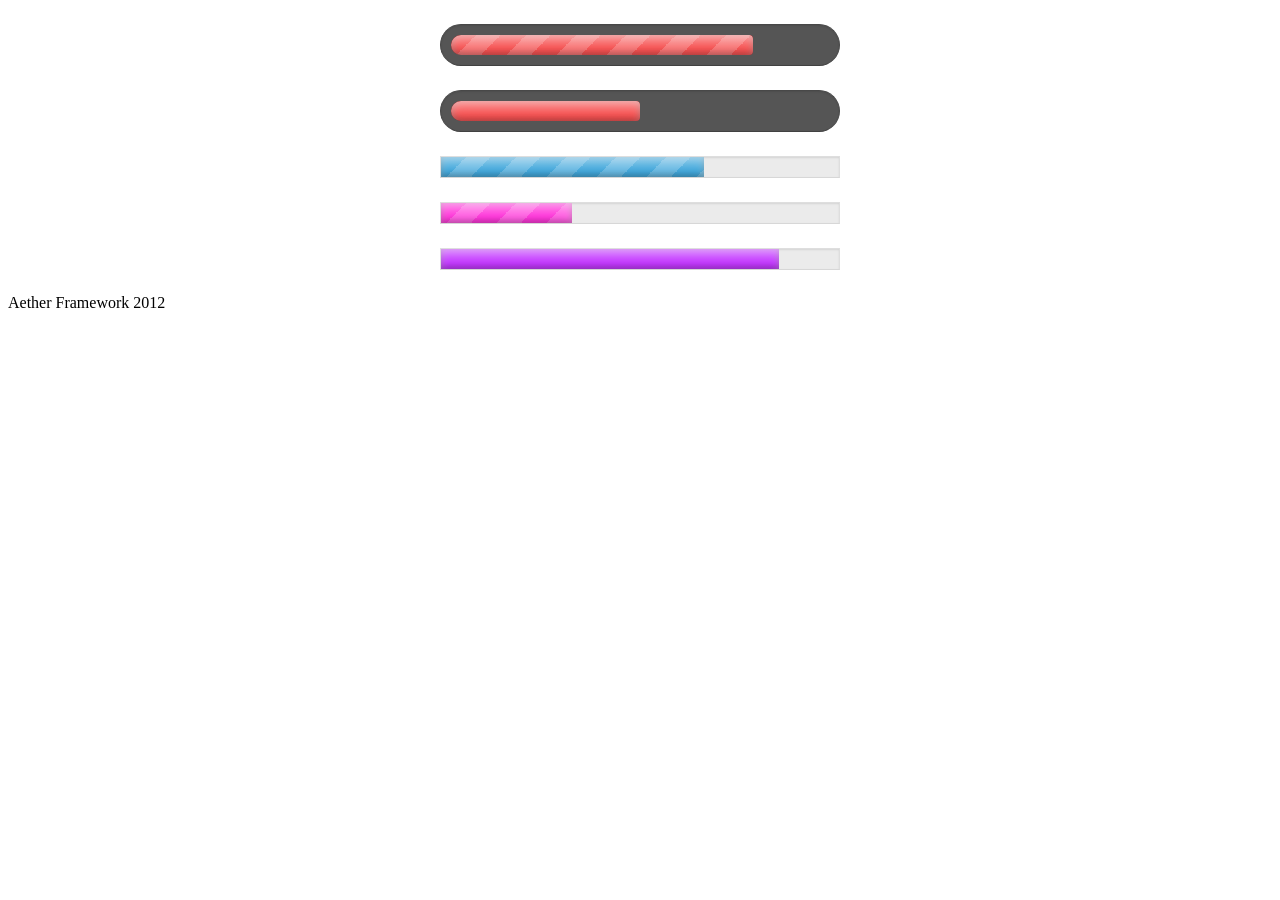
<file: sass-extensions/aether-components/examples/meter.html>
<!DOCTYPE html>
<html lang="en">
  <head>
    <meta charset="utf-8">
    <title>Aether Grids</title>
    <meta name="description" content="">
    <meta name="author" content="">
    <!--[if lt IE 9]>
      <script src="http://html5shim.googlecode.com/svn/trunk/html5.js"></script>
    <![endif]-->
  <meta http-equiv="Content-Type" content="text/html; charset=utf-8" />
  <link rel="stylesheet" href="stylesheets/meter.css" type="text/css" charset="utf-8" />
  </head>

<body class="page">

<header id="overview" class="g-all-row">

</header>

  <div class="main">

    <div class="container">
      <div class="meter">
        <span class="red animate" style="width: 80%"></span>
      </div>

      <div class="meter">
        <span class="blue" style="width: 50%"></span>
      </div>
      
      <div class="meter-slim">
        <span class="stripes blue" style="width: 66%"></span>
      </div>

      <div class="meter-slim">
        <span class="animate pink" style="width: 33%"></span>
      </div>

      <div class="meter-slim">
        <span class="purple" style="width: 85%"></span>
      </div>

</div>


    </div>

    <footer class="g-all-row">
      <p>Aether Framework 2012</p>
    </footer>

  </div>

</body>
</html>
</file>
<file: css/layout/layout-responsive.css>
html {
  overflow: auto;
  overflow-x: hidden;
}

@media (max-width: 29.9375em) {
  .g-all-row {
    margin-left: auto;
    margin-right: auto;
    padding-left: 20px;
    padding-right: 20px;
    width: 268px;
  }
  .g-all-row:before, .g-all-row:after {
    content: " ";
    display: table;
  }
  .g-all-row:after {
    clear: both;
  }
  body.toolbar .g-all-row:first-child:before {
    margin-left: auto;
    margin-right: auto;
    padding-left: 20px;
    padding-right: 20px;
    width: 268px;
  }
  body.toolbar .g-all-row:first-child:before:before, body.toolbar .g-all-row:first-child:before:after {
    content: " ";
    display: table;
  }
  body.toolbar .g-all-row:first-child:before:after {
    clear: both;
  }
  .g-all-row .g-all-row {
    clear: left;
    padding-left: 0;
    padding-right: 0;
    width: 100%;
  }
  .g-all-row .g-all-row:before, .g-all-row .g-all-row:after {
    content: " ";
    display: table;
  }
  .g-all-row .g-all-row:after {
    clear: both;
  }

  .g-all-c1, .g-all-c2, .g-all-c3, .g-all-c4, .g-all-c5, .g-all-c6, .g-all-c7, .g-all-c8, .g-all-c9, .g-all-c10, .g-all-c11, .g-all-c12,
  .g-h-c1, .g-h-c2, .g-h-c3, .g-h-c4, .g-h-c5, .g-h-c6, .g-h-c7, .g-h-c8, .g-h-c9, .g-h-c10, .g-h-c11, .g-h-c12 {
    -webkit-box-sizing: border-box;
    -moz-box-sizing: border-box;
    box-sizing: border-box;
    -webkit-background-clip: padding;
    -moz-background-clip: padding;
    background-clip: padding-box;
    display: inline;
    float: left;
  }

  .g-h-c1, .g-all-c1 {
    margin-right: 7.46269%;
    width: 1.49254%;
  }

  .g-h-c2, .g-all-c2 {
    margin-right: 7.46269%;
    width: 10.44776%;
  }

  .g-h-c3, .g-all-c3 {
    margin-right: 7.46269%;
    width: 19.40299%;
  }

  .g-h-c4, .g-all-c4 {
    margin-right: 7.46269%;
    width: 28.35821%;
  }

  .g-h-c5, .g-all-c5 {
    margin-right: 7.46269%;
    width: 37.31343%;
  }

  .g-h-c6, .g-all-c6 {
    margin-right: 7.46269%;
    width: 46.26866%;
  }

  .g-h-c7, .g-all-c7 {
    margin-right: 7.46269%;
    width: 55.22388%;
  }

  .g-h-c8, .g-all-c8 {
    margin-right: 7.46269%;
    width: 64.1791%;
  }

  .g-h-c9, .g-all-c9 {
    margin-right: 7.46269%;
    width: 73.13433%;
  }

  .g-h-c10, .g-all-c10 {
    margin-right: 7.46269%;
    width: 82.08955%;
  }

  .g-h-c11, .g-all-c11 {
    margin-right: 7.46269%;
    width: 91.04478%;
  }

  .g-h-c12, .g-all-c12 {
    margin-right: 7.46269%;
    width: 100%;
  }

  .g-all-center, .g-h-center {
    margin-left: auto;
    margin-right: auto;
    float: none;
    display: block;
  }

  .g-all-center-text, .g-h-center-text {
    text-align: center;
    float: none;
    display: block;
  }

  .g-h-c12, .g-all-clear, .g-h-clear {
    clear: both;
  }

  .g-all-p1, .g-h-p1 {
    margin-left: 0%;
    margin-right: -100%;
  }

  .g-all-p2, .g-h-p2 {
    margin-left: 8.95522%;
    margin-right: -100%;
  }

  .g-all-p3, .g-h-p3 {
    margin-left: 17.91045%;
    margin-right: -100%;
  }

  .g-all-p4, .g-h-p4 {
    margin-left: 26.86567%;
    margin-right: -100%;
  }

  .g-all-p5, .g-h-p5 {
    margin-left: 35.8209%;
    margin-right: -100%;
  }

  .g-all-p6, .g-h-p6 {
    margin-left: 44.77612%;
    margin-right: -100%;
  }

  .g-all-p7, .g-h-p7 {
    margin-left: 53.73134%;
    margin-right: -100%;
  }

  .g-all-p8, .g-h-p8 {
    margin-left: 62.68657%;
    margin-right: -100%;
  }

  .g-all-p9, .g-h-p9 {
    margin-left: 71.64179%;
    margin-right: -100%;
  }

  .g-all-p10, .g-h-p10 {
    margin-left: 80.59701%;
    margin-right: -100%;
  }

  .g-all-p11, .g-h-p11 {
    margin-left: 89.55224%;
    margin-right: -100%;
  }

  .g-all-p12, .g-h-p12 {
    margin-left: 98.50746%;
    margin-right: -100%;
  }

  .g-all-right, .g-h-right {
    display: inline;
    float: right;
  }

  .g-all-left, .g-h-left {
    display: inline;
    float: left;
  }

  .g-all-f, .g-h-f {
    clear: left;
  }

  .g-all-l, .g-h-l {
    clear: right;
    margin-right: 0;
    #margin-right: -1em;
  }
}
@media (min-width: 30em) and (max-width: 47.9375em) {
  html {
    -ms-text-size-adjust: none;
    -webkit-text-size-adjust: none;
  }

  .g-all-row {
    margin-left: auto;
    margin-right: auto;
    padding-left: 20px;
    padding-right: 20px;
    width: 388px;
  }
  .g-all-row:before, .g-all-row:after {
    content: " ";
    display: table;
  }
  .g-all-row:after {
    clear: both;
  }
  body.toolbar .g-all-row:first-child:before {
    margin-left: auto;
    margin-right: auto;
    padding-left: 20px;
    padding-right: 20px;
    width: 388px;
  }
  body.toolbar .g-all-row:first-child:before:before, body.toolbar .g-all-row:first-child:before:after {
    content: " ";
    display: table;
  }
  body.toolbar .g-all-row:first-child:before:after {
    clear: both;
  }
  .g-all-row .g-all-row {
    clear: left;
    padding-left: 0;
    padding-right: 0;
    width: 100%;
  }
  .g-all-row .g-all-row:before, .g-all-row .g-all-row:after {
    content: " ";
    display: table;
  }
  .g-all-row .g-all-row:after {
    clear: both;
  }

  .g-all-c1, .g-all-c2, .g-all-c3, .g-all-c4, .g-all-c5, .g-all-c6, .g-all-c7, .g-all-c8, .g-all-c9, .g-all-c10, .g-all-c11, .g-all-c12,
  .g-hl-c1, .g-hl-c2, .g-hl-c3, .g-hl-c4, .g-hl-c5, .g-hl-c6, .g-hl-c7, .g-hl-c8, .g-hl-c9, .g-hl-c10, .g-hl-c11, .g-hl-c12 {
    -webkit-box-sizing: border-box;
    -moz-box-sizing: border-box;
    box-sizing: border-box;
    -webkit-background-clip: padding;
    -moz-background-clip: padding;
    background-clip: padding-box;
    display: inline;
    float: left;
  }

  .g-hl-c1, .g-all-c1 {
    margin-right: 5.15464%;
    width: 3.60825%;
  }

  .g-hl-c2, .g-all-c2 {
    margin-right: 5.15464%;
    width: 12.37113%;
  }

  .g-hl-c3, .g-all-c3 {
    margin-right: 5.15464%;
    width: 21.13402%;
  }

  .g-hl-c4, .g-all-c4 {
    margin-right: 5.15464%;
    width: 29.89691%;
  }

  .g-hl-c5, .g-all-c5 {
    margin-right: 5.15464%;
    width: 38.65979%;
  }

  .g-hl-c6, .g-all-c6 {
    margin-right: 5.15464%;
    width: 47.42268%;
  }

  .g-hl-c7, .g-all-c7 {
    margin-right: 5.15464%;
    width: 56.18557%;
  }

  .g-hl-c8, .g-all-c8 {
    margin-right: 5.15464%;
    width: 64.94845%;
  }

  .g-hl-c9, .g-all-c9 {
    margin-right: 5.15464%;
    width: 73.71134%;
  }

  .g-hl-c10, .g-all-c10 {
    margin-right: 5.15464%;
    width: 82.47423%;
  }

  .g-hl-c11, .g-all-c11 {
    margin-right: 5.15464%;
    width: 91.23711%;
  }

  .g-hl-c12, .g-all-c12 {
    margin-right: 5.15464%;
    width: 100%;
  }

  .g-all-center, .g-hl-center {
    margin-left: auto;
    margin-right: auto;
    float: none;
    display: block;
  }

  .g-all-center-text, .g-hl-center-text {
    text-align: center;
    float: none;
    display: block;
  }

  .g-hl-c12, .g-all-clear, .g-hl-clear {
    clear: both;
  }

  .g-all-p1, .g-hl-p1 {
    margin-left: 0%;
    margin-right: -100%;
  }

  .g-all-p2, .g-hl-p2 {
    margin-left: 8.76289%;
    margin-right: -100%;
  }

  .g-all-p3, .g-hl-p3 {
    margin-left: 17.52577%;
    margin-right: -100%;
  }

  .g-all-p4, .g-hl-p4 {
    margin-left: 26.28866%;
    margin-right: -100%;
  }

  .g-all-p5, .g-hl-p5 {
    margin-left: 35.05155%;
    margin-right: -100%;
  }

  .g-all-p6, .g-hl-p6 {
    margin-left: 43.81443%;
    margin-right: -100%;
  }

  .g-all-p7, .g-hl-p7 {
    margin-left: 52.57732%;
    margin-right: -100%;
  }

  .g-all-p8, .g-hl-p8 {
    margin-left: 61.34021%;
    margin-right: -100%;
  }

  .g-all-p9, .g-hl-p9 {
    margin-left: 70.10309%;
    margin-right: -100%;
  }

  .g-all-p10, .g-hl-p10 {
    margin-left: 78.86598%;
    margin-right: -100%;
  }

  .g-all-p11, .g-hl-p11 {
    margin-left: 87.62887%;
    margin-right: -100%;
  }

  .g-all-p12, .g-hl-p12 {
    margin-left: 96.39175%;
    margin-right: -100%;
  }

  .g-all-right, .g-hl-right {
    display: inline;
    float: right;
  }

  .g-all-left, .g-hl-left {
    display: inline;
    float: left;
  }

  .g-all-f, .g-hl-f {
    clear: left;
  }

  .g-all-l, .g-hl-l {
    clear: right;
    margin-right: 0;
    #margin-right: -1em;
  }
}
@media (min-width: 48em) and (max-width: 61.1875em) {
  .g-all-row {
    margin-left: auto;
    margin-right: auto;
    padding-left: 20px;
    padding-right: 20px;
    width: 712px;
  }
  .g-all-row:before, .g-all-row:after {
    content: " ";
    display: table;
  }
  .g-all-row:after {
    clear: both;
  }
  body.toolbar .g-all-row:first-child:before {
    margin-left: auto;
    margin-right: auto;
    padding-left: 20px;
    padding-right: 20px;
    width: 712px;
  }
  body.toolbar .g-all-row:first-child:before:before, body.toolbar .g-all-row:first-child:before:after {
    content: " ";
    display: table;
  }
  body.toolbar .g-all-row:first-child:before:after {
    clear: both;
  }
  .g-all-row .g-all-row {
    clear: left;
    padding-left: 0;
    padding-right: 0;
    width: 100%;
  }
  .g-all-row .g-all-row:before, .g-all-row .g-all-row:after {
    content: " ";
    display: table;
  }
  .g-all-row .g-all-row:after {
    clear: both;
  }

  .g-all-c1, .g-all-c2, .g-all-c3, .g-all-c4, .g-all-c5, .g-all-c6, .g-all-c7, .g-all-c8, .g-all-c9, .g-all-c10, .g-all-c11, .g-all-c12,
  .g-t-c1, .g-t-c2, .g-t-c3, .g-t-c4, .g-t-c5, .g-t-c6, .g-t-c7, .g-t-c8, .g-t-c9, .g-t-c10, .g-t-c11, .g-t-c12 {
    -webkit-box-sizing: border-box;
    -moz-box-sizing: border-box;
    box-sizing: border-box;
    -webkit-background-clip: padding;
    -moz-background-clip: padding;
    background-clip: padding-box;
    display: inline;
    float: left;
  }

  .g-t-c1, .g-all-c1 {
    margin-right: 2.80899%;
    width: 5.75843%;
  }

  .g-t-c2, .g-all-c2 {
    margin-right: 2.80899%;
    width: 14.32584%;
  }

  .g-t-c3, .g-all-c3 {
    margin-right: 2.80899%;
    width: 22.89326%;
  }

  .g-t-c4, .g-all-c4 {
    margin-right: 2.80899%;
    width: 31.46067%;
  }

  .g-t-c5, .g-all-c5 {
    margin-right: 2.80899%;
    width: 40.02809%;
  }

  .g-t-c6, .g-all-c6 {
    margin-right: 2.80899%;
    width: 48.59551%;
  }

  .g-t-c7, .g-all-c7 {
    margin-right: 2.80899%;
    width: 57.16292%;
  }

  .g-t-c8, .g-all-c8 {
    margin-right: 2.80899%;
    width: 65.73034%;
  }

  .g-t-c9, .g-all-c9 {
    margin-right: 2.80899%;
    width: 74.29775%;
  }

  .g-t-c10, .g-all-c10 {
    margin-right: 2.80899%;
    width: 82.86517%;
  }

  .g-t-c11, .g-all-c11 {
    margin-right: 2.80899%;
    width: 91.43258%;
  }

  .g-t-c12, .g-all-c12 {
    margin-right: 2.80899%;
    width: 100%;
  }

  .g-all-center, .g-t-center {
    margin-left: auto;
    margin-right: auto;
    float: none;
    display: block;
  }

  .g-all-center-text, .g-t-center-text {
    text-align: center;
    float: none;
    display: block;
  }

  .g-t-c12, .g-all-clear, .g-t-clear {
    clear: both;
  }

  .g-all-p1, .g-t-p1 {
    margin-left: 0%;
    margin-right: -100%;
  }

  .g-all-p2, .g-t-p2 {
    margin-left: 8.56742%;
    margin-right: -100%;
  }

  .g-all-p3, .g-t-p3 {
    margin-left: 17.13483%;
    margin-right: -100%;
  }

  .g-all-p4, .g-t-p4 {
    margin-left: 25.70225%;
    margin-right: -100%;
  }

  .g-all-p5, .g-t-p5 {
    margin-left: 34.26966%;
    margin-right: -100%;
  }

  .g-all-p6, .g-t-p6 {
    margin-left: 42.83708%;
    margin-right: -100%;
  }

  .g-all-p7, .g-t-p7 {
    margin-left: 51.40449%;
    margin-right: -100%;
  }

  .g-all-p8, .g-t-p8 {
    margin-left: 59.97191%;
    margin-right: -100%;
  }

  .g-all-p9, .g-t-p9 {
    margin-left: 68.53933%;
    margin-right: -100%;
  }

  .g-all-p10, .g-t-p10 {
    margin-left: 77.10674%;
    margin-right: -100%;
  }

  .g-all-p11, .g-t-p11 {
    margin-left: 85.67416%;
    margin-right: -100%;
  }

  .g-all-p12, .g-t-p12 {
    margin-left: 94.24157%;
    margin-right: -100%;
  }

  .g-all-right, .g-t-right {
    display: inline;
    float: right;
  }

  .g-all-left, .g-t-left {
    display: inline;
    float: left;
  }

  .g-all-f, .g-t-f {
    clear: left;
  }

  .g-all-l, .g-t-l {
    clear: right;
    margin-right: 0;
    #margin-right: -1em;
  }
}
@media (min-width: 61.25em) and (max-width: 72.4375em) {
  .g-all-row {
    margin-left: auto;
    margin-right: auto;
    padding-left: 20px;
    padding-right: 20px;
    width: 928px;
  }
  .g-all-row:before, .g-all-row:after {
    content: " ";
    display: table;
  }
  .g-all-row:after {
    clear: both;
  }
  body.toolbar .g-all-row:first-child:before {
    margin-left: auto;
    margin-right: auto;
    padding-left: 20px;
    padding-right: 20px;
    width: 928px;
  }
  body.toolbar .g-all-row:first-child:before:before, body.toolbar .g-all-row:first-child:before:after {
    content: " ";
    display: table;
  }
  body.toolbar .g-all-row:first-child:before:after {
    clear: both;
  }
  .g-all-row .g-all-row {
    clear: left;
    padding-left: 0;
    padding-right: 0;
    width: 100%;
  }
  .g-all-row .g-all-row:before, .g-all-row .g-all-row:after {
    content: " ";
    display: table;
  }
  .g-all-row .g-all-row:after {
    clear: both;
  }

  .g-all-c1, .g-all-c2, .g-all-c3, .g-all-c4, .g-all-c5, .g-all-c6, .g-all-c7, .g-all-c8, .g-all-c9, .g-all-c10, .g-all-c11, .g-all-c12,
  .g-tl-c1, .g-tl-c2, .g-tl-c3, .g-tl-c4, .g-tl-c5, .g-tl-c6, .g-tl-c7, .g-tl-c8, .g-tl-c9, .g-tl-c10, .g-tl-c11, .g-tl-c12 {
    -webkit-box-sizing: border-box;
    -moz-box-sizing: border-box;
    box-sizing: border-box;
    -webkit-background-clip: padding;
    -moz-background-clip: padding;
    background-clip: padding-box;
    display: inline;
    float: left;
  }

  .g-tl-c1, .g-all-c1 {
    margin-right: 2.15517%;
    width: 6.35776%;
  }

  .g-tl-c2, .g-all-c2 {
    margin-right: 2.15517%;
    width: 14.87069%;
  }

  .g-tl-c3, .g-all-c3 {
    margin-right: 2.15517%;
    width: 23.38362%;
  }

  .g-tl-c4, .g-all-c4 {
    margin-right: 2.15517%;
    width: 31.89655%;
  }

  .g-tl-c5, .g-all-c5 {
    margin-right: 2.15517%;
    width: 40.40948%;
  }

  .g-tl-c6, .g-all-c6 {
    margin-right: 2.15517%;
    width: 48.92241%;
  }

  .g-tl-c7, .g-all-c7 {
    margin-right: 2.15517%;
    width: 57.43534%;
  }

  .g-tl-c8, .g-all-c8 {
    margin-right: 2.15517%;
    width: 65.94828%;
  }

  .g-tl-c9, .g-all-c9 {
    margin-right: 2.15517%;
    width: 74.46121%;
  }

  .g-tl-c10, .g-all-c10 {
    margin-right: 2.15517%;
    width: 82.97414%;
  }

  .g-tl-c11, .g-all-c11 {
    margin-right: 2.15517%;
    width: 91.48707%;
  }

  .g-tl-c12, .g-all-c12 {
    margin-right: 2.15517%;
    width: 100%;
  }

  .g-all-center, .g-tl-center {
    margin-left: auto;
    margin-right: auto;
    float: none;
    display: block;
  }

  .g-all-center-text, .g-tl-center-text {
    text-align: center;
    float: none;
    display: block;
  }

  .g-tl-c12, .g-all-clear, .g-tl-clear {
    clear: both;
  }

  .g-all-p1, .g-tl-p1 {
    margin-left: 0%;
    margin-right: -100%;
  }

  .g-all-p2, .g-tl-p2 {
    margin-left: 8.51293%;
    margin-right: -100%;
  }

  .g-all-p3, .g-tl-p3 {
    margin-left: 17.02586%;
    margin-right: -100%;
  }

  .g-all-p4, .g-tl-p4 {
    margin-left: 25.53879%;
    margin-right: -100%;
  }

  .g-all-p5, .g-tl-p5 {
    margin-left: 34.05172%;
    margin-right: -100%;
  }

  .g-all-p6, .g-tl-p6 {
    margin-left: 42.56466%;
    margin-right: -100%;
  }

  .g-all-p7, .g-tl-p7 {
    margin-left: 51.07759%;
    margin-right: -100%;
  }

  .g-all-p8, .g-tl-p8 {
    margin-left: 59.59052%;
    margin-right: -100%;
  }

  .g-all-p9, .g-tl-p9 {
    margin-left: 68.10345%;
    margin-right: -100%;
  }

  .g-all-p10, .g-tl-p10 {
    margin-left: 76.61638%;
    margin-right: -100%;
  }

  .g-all-p11, .g-tl-p11 {
    margin-left: 85.12931%;
    margin-right: -100%;
  }

  .g-all-p12, .g-tl-p12 {
    margin-left: 93.64224%;
    margin-right: -100%;
  }

  .g-all-right, .g-tl-right {
    display: inline;
    float: right;
  }

  .g-all-left, .g-tl-left {
    display: inline;
    float: left;
  }

  .g-all-f, .g-tl-f {
    clear: left;
  }

  .g-all-l, .g-tl-l {
    clear: right;
    margin-right: 0;
    #margin-right: -1em;
  }
}
@media (min-width: 72.5em) {
  .g-all-row {
    margin-left: auto;
    margin-right: auto;
    padding-left: 20px;
    padding-right: 20px;
    width: 1108px;
  }
  .g-all-row:before, .g-all-row:after {
    content: " ";
    display: table;
  }
  .g-all-row:after {
    clear: both;
  }
  body.toolbar .g-all-row:first-child:before {
    margin-left: auto;
    margin-right: auto;
    padding-left: 20px;
    padding-right: 20px;
    width: 1108px;
  }
  body.toolbar .g-all-row:first-child:before:before, body.toolbar .g-all-row:first-child:before:after {
    content: " ";
    display: table;
  }
  body.toolbar .g-all-row:first-child:before:after {
    clear: both;
  }
  .g-all-row .g-all-row {
    clear: left;
    padding-left: 0;
    padding-right: 0;
    width: 100%;
  }
  .g-all-row .g-all-row:before, .g-all-row .g-all-row:after {
    content: " ";
    display: table;
  }
  .g-all-row .g-all-row:after {
    clear: both;
  }

  .g-all-c1, .g-all-c2, .g-all-c3, .g-all-c4, .g-all-c5, .g-all-c6, .g-all-c7, .g-all-c8, .g-all-c9, .g-all-c10, .g-all-c11, .g-all-c12,
  .g-d-c1, .g-d-c2, .g-d-c3, .g-d-c4, .g-d-c5, .g-d-c6, .g-d-c7, .g-d-c8, .g-d-c9, .g-d-c10, .g-d-c11, .g-d-c12 {
    -webkit-box-sizing: border-box;
    -moz-box-sizing: border-box;
    box-sizing: border-box;
    -webkit-background-clip: padding;
    -moz-background-clip: padding;
    background-clip: padding-box;
    display: inline;
    float: left;
  }

  .g-d-c1, .g-all-c1 {
    margin-right: 1.80505%;
    width: 6.6787%;
  }

  .g-d-c2, .g-all-c2 {
    margin-right: 1.80505%;
    width: 15.16245%;
  }

  .g-d-c3, .g-all-c3 {
    margin-right: 1.80505%;
    width: 23.64621%;
  }

  .g-d-c4, .g-all-c4 {
    margin-right: 1.80505%;
    width: 32.12996%;
  }

  .g-d-c5, .g-all-c5 {
    margin-right: 1.80505%;
    width: 40.61372%;
  }

  .g-d-c6, .g-all-c6 {
    margin-right: 1.80505%;
    width: 49.09747%;
  }

  .g-d-c7, .g-all-c7 {
    margin-right: 1.80505%;
    width: 57.58123%;
  }

  .g-d-c8, .g-all-c8 {
    margin-right: 1.80505%;
    width: 66.06498%;
  }

  .g-d-c9, .g-all-c9 {
    margin-right: 1.80505%;
    width: 74.54874%;
  }

  .g-d-c10, .g-all-c10 {
    margin-right: 1.80505%;
    width: 83.03249%;
  }

  .g-d-c11, .g-all-c11 {
    margin-right: 1.80505%;
    width: 91.51625%;
  }

  .g-d-c12, .g-all-c12 {
    margin-right: 1.80505%;
    width: 100%;
  }

  .g-all-center, .g-d-center {
    margin-left: auto;
    margin-right: auto;
    float: none;
    display: block;
  }

  .g-all-center-text, .g-d-center-text {
    text-align: center;
    float: none;
    display: block;
  }

  .g-d-c12, .g-all-clear, .g-d-clear {
    clear: both;
  }

  .g-all-p1, .g-d-p1 {
    margin-left: 0%;
    margin-right: -100%;
  }

  .g-all-p2, .g-d-p2 {
    margin-left: 8.48375%;
    margin-right: -100%;
  }

  .g-all-p3, .g-d-p3 {
    margin-left: 16.96751%;
    margin-right: -100%;
  }

  .g-all-p4, .g-d-p4 {
    margin-left: 25.45126%;
    margin-right: -100%;
  }

  .g-all-p5, .g-d-p5 {
    margin-left: 33.93502%;
    margin-right: -100%;
  }

  .g-all-p6, .g-d-p6 {
    margin-left: 42.41877%;
    margin-right: -100%;
  }

  .g-all-p7, .g-d-p7 {
    margin-left: 50.90253%;
    margin-right: -100%;
  }

  .g-all-p8, .g-d-p8 {
    margin-left: 59.38628%;
    margin-right: -100%;
  }

  .g-all-p9, .g-d-p9 {
    margin-left: 67.87004%;
    margin-right: -100%;
  }

  .g-all-p10, .g-d-p10 {
    margin-left: 76.35379%;
    margin-right: -100%;
  }

  .g-all-p11, .g-d-p11 {
    margin-left: 84.83755%;
    margin-right: -100%;
  }

  .g-all-p12, .g-d-p12 {
    margin-left: 93.3213%;
    margin-right: -100%;
  }

  .g-all-right, .g-d-right {
    display: inline;
    float: right;
  }

  .g-all-left, .g-d-left {
    display: inline;
    float: left;
  }

  .g-all-f, .g-d-f {
    clear: left;
  }

  .g-all-l, .g-d-l {
    clear: right;
    margin-right: 0;
    #margin-right: -1em;
  }
}
.ie6-8 .g-all-row {
  margin-left: auto;
  margin-right: auto;
  padding-left: 20px;
  padding-right: 20px;
  width: 1108px;
}
.ie6-8 .g-all-row:before, .ie6-8 .g-all-row:after {
  content: " ";
  display: table;
}
.ie6-8 .g-all-row:after {
  clear: both;
}
body.toolbar .ie6-8 .g-all-row:first-child:before {
  margin-left: auto;
  margin-right: auto;
  padding-left: 20px;
  padding-right: 20px;
  width: 1108px;
}
body.toolbar .ie6-8 .g-all-row:first-child:before:before, body.toolbar .ie6-8 .g-all-row:first-child:before:after {
  content: " ";
  display: table;
}
body.toolbar .ie6-8 .g-all-row:first-child:before:after {
  clear: both;
}
.ie6-8 .g-all-row .g-all-row {
  clear: left;
  padding-left: 0;
  padding-right: 0;
  width: 100%;
}
.ie6-8 .g-all-row .g-all-row:before, .ie6-8 .g-all-row .g-all-row:after {
  content: " ";
  display: table;
}
.ie6-8 .g-all-row .g-all-row:after {
  clear: both;
}
.ie6-8 .g-all-c1, .ie6-8 .g-all-c2, .ie6-8 .g-all-c3, .ie6-8 .g-all-c4, .ie6-8 .g-all-c5, .ie6-8 .g-all-c6, .ie6-8 .g-all-c7, .ie6-8 .g-all-c8, .ie6-8 .g-all-c9, .ie6-8 .g-all-c10, .ie6-8 .g-all-c11, .ie6-8 .g-all-c12,
.ie6-8 .g-d-c1, .ie6-8 .g-d-c2, .ie6-8 .g-d-c3, .ie6-8 .g-d-c4, .ie6-8 .g-d-c5, .ie6-8 .g-d-c6, .ie6-8 .g-d-c7, .ie6-8 .g-d-c8, .ie6-8 .g-d-c9, .ie6-8 .g-d-c10, .ie6-8 .g-d-c11, .ie6-8 .g-d-c12 {
  -webkit-box-sizing: border-box;
  -moz-box-sizing: border-box;
  box-sizing: border-box;
  -webkit-background-clip: padding;
  -moz-background-clip: padding;
  background-clip: padding-box;
  display: inline;
  float: left;
}
.ie6-8 .g-d-c1, .ie6-8 .g-all-c1 {
  margin-right: 20px;
  width: 74px;
}
.ie6-8 .g-d-c2, .ie6-8 .g-all-c2 {
  margin-right: 20px;
  width: 168px;
}
.ie6-8 .g-d-c3, .ie6-8 .g-all-c3 {
  margin-right: 20px;
  width: 262px;
}
.ie6-8 .g-d-c4, .ie6-8 .g-all-c4 {
  margin-right: 20px;
  width: 356px;
}
.ie6-8 .g-d-c5, .ie6-8 .g-all-c5 {
  margin-right: 20px;
  width: 450px;
}
.ie6-8 .g-d-c6, .ie6-8 .g-all-c6 {
  margin-right: 20px;
  width: 544px;
}
.ie6-8 .g-d-c7, .ie6-8 .g-all-c7 {
  margin-right: 20px;
  width: 638px;
}
.ie6-8 .g-d-c8, .ie6-8 .g-all-c8 {
  margin-right: 20px;
  width: 732px;
}
.ie6-8 .g-d-c9, .ie6-8 .g-all-c9 {
  margin-right: 20px;
  width: 826px;
}
.ie6-8 .g-d-c10, .ie6-8 .g-all-c10 {
  margin-right: 20px;
  width: 920px;
}
.ie6-8 .g-d-c11, .ie6-8 .g-all-c11 {
  margin-right: 20px;
  width: 1014px;
}
.ie6-8 .g-d-c12, .ie6-8 .g-all-c12 {
  margin-right: 20px;
  width: 1108px;
}
.ie6-8 .g-all-center, .ie6-8 .g-d-center {
  margin-left: auto;
  margin-right: auto;
  float: none;
  display: block;
}
.ie6-8 .g-all-center-text, .ie6-8 .g-d-center-text {
  text-align: center;
  float: none;
  display: block;
}
.ie6-8 .g-d-c12, .ie6-8 .g-all-clear, .ie6-8 .g-d-clear {
  clear: both;
}
.ie6-8 .g-all-p1, .ie6-8 .g-d-p1 {
  margin-left: 0px;
  margin-right: -100%;
}
.ie6-8 .g-all-p2, .ie6-8 .g-d-p2 {
  margin-left: 94px;
  margin-right: -100%;
}
.ie6-8 .g-all-p3, .ie6-8 .g-d-p3 {
  margin-left: 188px;
  margin-right: -100%;
}
.ie6-8 .g-all-p4, .ie6-8 .g-d-p4 {
  margin-left: 282px;
  margin-right: -100%;
}
.ie6-8 .g-all-p5, .ie6-8 .g-d-p5 {
  margin-left: 376px;
  margin-right: -100%;
}
.ie6-8 .g-all-p6, .ie6-8 .g-d-p6 {
  margin-left: 470px;
  margin-right: -100%;
}
.ie6-8 .g-all-p7, .ie6-8 .g-d-p7 {
  margin-left: 564px;
  margin-right: -100%;
}
.ie6-8 .g-all-p8, .ie6-8 .g-d-p8 {
  margin-left: 658px;
  margin-right: -100%;
}
.ie6-8 .g-all-p9, .ie6-8 .g-d-p9 {
  margin-left: 752px;
  margin-right: -100%;
}
.ie6-8 .g-all-p10, .ie6-8 .g-d-p10 {
  margin-left: 846px;
  margin-right: -100%;
}
.ie6-8 .g-all-p11, .ie6-8 .g-d-p11 {
  margin-left: 940px;
  margin-right: -100%;
}
.ie6-8 .g-all-p12, .ie6-8 .g-d-p12 {
  margin-left: 1034px;
  margin-right: -100%;
}
.ie6-8 .g-all-right, .ie6-8 .g-d-right {
  display: inline;
  float: right;
}
.ie6-8 .g-all-left, .ie6-8 .g-d-left {
  display: inline;
  float: left;
}
.ie6-8 .g-all-f, .ie6-8 .g-d-f {
  clear: left;
}
.ie6-8 .g-all-l, .ie6-8 .g-d-l {
  clear: right;
  margin-right: 0;
  #margin-right: -1em;
}
</file>
<file: sass-extensions/aether-components/examples/stylesheets/meter.css>
/* Added for demo purposes */
.container {
  width: 400px;
  margin-left: auto;
  margin-right: auto; }

.meter, .meter-slim {
  margin-bottom: 1.5em;
  margin-top: 1.5em; }

/* Usage examples start here */
.stripes {
  content: "";
  position: absolute;
  overflow: hidden;
  top: 0;
  left: 0;
  bottom: 0;
  right: 0;
  z-index: 1;
  -webkit-animation: none;
  -moz-animation: none;
  -ms-animation: none;
  animation: none;
  background: -webkit-linear-gradient(-45deg, rgba(255, 255, 255, 0.2) 25%, transparent 25%, transparent 50%, rgba(255, 255, 255, 0.2) 50%, rgba(255, 255, 255, 0.2) 75%, transparent 75%, transparent);
  background: -moz-linear-gradient(-45deg, rgba(255, 255, 255, 0.2) 25%, transparent 25%, transparent 50%, rgba(255, 255, 255, 0.2) 50%, rgba(255, 255, 255, 0.2) 75%, transparent 75%, transparent);
  background: linear-gradient(-45deg, rgba(255, 255, 255, 0.2) 25%, transparent 25%, transparent 50%, rgba(255, 255, 255, 0.2) 50%, rgba(255, 255, 255, 0.2) 75%, transparent 75%, transparent);
  -webkit-background-size: 50px 50px;
  -moz-background-size: 50px 50px;
  background-size: 50px 50px; }

.meter {
  -webkit-box-shadow: rgba(0, 0, 0, 0.1) 0 1px 2px inset;
  -moz-box-shadow: rgba(0, 0, 0, 0.1) 0 1px 2px inset;
  box-shadow: rgba(0, 0, 0, 0.1) 0 1px 2px inset;
  position: relative;
  -webkit-border-radius: 25px;
  -moz-border-radius: 25px;
  -ms-border-radius: 25px;
  border-radius: 25px;
  background-color: #555555;
  height: 20px;
  padding: 10px;
  border-color: #484848 #484848 #414141;
  border-style: solid;
  border-width: 1px; }
  .meter > span {
    -webkit-box-shadow: rgba(255, 255, 255, 0.3) 0 2px 9px inset, rgba(0, 0, 0, 0.4) 0 -2px 6px inset;
    -moz-box-shadow: rgba(255, 255, 255, 0.3) 0 2px 9px inset, rgba(0, 0, 0, 0.4) 0 -2px 6px inset;
    box-shadow: rgba(255, 255, 255, 0.3) 0 2px 9px inset, rgba(0, 0, 0, 0.4) 0 -2px 6px inset;
    display: block;
    height: 100%;
    overflow: hidden;
    position: relative;
    background: #2ac052, -webkit-gradient(linear, 50% 100%, 50% 0%, color-stop(37%, #2ac052), color-stop(69%, #56f056));
    background: #2ac052, -webkit-linear-gradient(center bottom, #2ac052 37%, #56f056 69%);
    background: #2ac052, -moz-linear-gradient(center bottom, #2ac052 37%, #56f056 69%);
    background: #2ac052, linear-gradient(center bottom, #2ac052 37%, #56f056 69%); }
  .meter .animate {
    content: "";
    position: absolute;
    overflow: hidden;
    top: 0;
    left: 0;
    bottom: 0;
    right: 0;
    z-index: 1;
    -webkit-animation: big 2s linear infinite;
    -moz-animation: big 2s linear infinite;
    -ms-animation: big 2s linear infinite;
    animation: big 2s linear infinite;
    background: -webkit-linear-gradient(-45deg, rgba(255, 255, 255, 0.2) 25%, transparent 25%, transparent 50%, rgba(255, 255, 255, 0.2) 50%, rgba(255, 255, 255, 0.2) 75%, transparent 75%, transparent);
    background: -moz-linear-gradient(-45deg, rgba(255, 255, 255, 0.2) 25%, transparent 25%, transparent 50%, rgba(255, 255, 255, 0.2) 50%, rgba(255, 255, 255, 0.2) 75%, transparent 75%, transparent);
    background: linear-gradient(-45deg, rgba(255, 255, 255, 0.2) 25%, transparent 25%, transparent 50%, rgba(255, 255, 255, 0.2) 50%, rgba(255, 255, 255, 0.2) 75%, transparent 75%, transparent);
    -webkit-background-size: 50px 50px;
    -moz-background-size: 50px 50px;
    background-size: 50px 50px; }
  .meter .red {
    -moz-border-radius-topleft: 20px;
    -webkit-border-top-left-radius: 20px;
    border-top-left-radius: 20px;
    -moz-border-radius-bottomleft: 20px;
    -webkit-border-bottom-left-radius: 20px;
    border-bottom-left-radius: 20px;
    -moz-border-radius-topright: 8px;
    -webkit-border-top-right-radius: 8px;
    border-top-right-radius: 8px;
    -moz-border-radius-bottomright: 8px;
    -webkit-border-bottom-right-radius: 8px;
    border-bottom-right-radius: 8px;
    background-color: #f42323;
    position: relative; }
    .meter .red:after {
      background: -webkit-gradient(linear, 50% 0%, 50% 100%, color-stop(0%, rgba(255, 255, 255, 0.5)), color-stop(100%, rgba(255, 255, 255, 0.1)));
      background: -webkit-linear-gradient(top, rgba(255, 255, 255, 0.5), rgba(255, 255, 255, 0.1));
      background: -moz-linear-gradient(top, rgba(255, 255, 255, 0.5), rgba(255, 255, 255, 0.1));
      background: linear-gradient(top, rgba(255, 255, 255, 0.5), rgba(255, 255, 255, 0.1));
      -moz-border-radius-topleft: 20px;
      -webkit-border-top-left-radius: 20px;
      border-top-left-radius: 20px;
      -moz-border-radius-bottomleft: 20px;
      -webkit-border-bottom-left-radius: 20px;
      border-bottom-left-radius: 20px;
      -moz-border-radius-topright: 8px;
      -webkit-border-top-right-radius: 8px;
      border-top-right-radius: 8px;
      -moz-border-radius-bottomright: 8px;
      -webkit-border-bottom-right-radius: 8px;
      border-bottom-right-radius: 8px;
      content: "";
      overflow: hidden;
      position: absolute;
      top: 0;
      left: 0;
      bottom: 0;
      right: 0;
      z-index: 1; }
  .meter .blue {
    -moz-border-radius-topleft: 20px;
    -webkit-border-top-left-radius: 20px;
    border-top-left-radius: 20px;
    -moz-border-radius-bottomleft: 20px;
    -webkit-border-bottom-left-radius: 20px;
    border-bottom-left-radius: 20px;
    -moz-border-radius-topright: 8px;
    -webkit-border-top-right-radius: 8px;
    border-top-right-radius: 8px;
    -moz-border-radius-bottomright: 8px;
    -webkit-border-bottom-right-radius: 8px;
    border-bottom-right-radius: 8px;
    background-color: #f42323;
    position: relative; }
    .meter .blue:after {
      background: -webkit-gradient(linear, 50% 0%, 50% 100%, color-stop(0%, rgba(255, 255, 255, 0.5)), color-stop(100%, rgba(255, 255, 255, 0.1)));
      background: -webkit-linear-gradient(top, rgba(255, 255, 255, 0.5), rgba(255, 255, 255, 0.1));
      background: -moz-linear-gradient(top, rgba(255, 255, 255, 0.5), rgba(255, 255, 255, 0.1));
      background: linear-gradient(top, rgba(255, 255, 255, 0.5), rgba(255, 255, 255, 0.1));
      -moz-border-radius-topleft: 20px;
      -webkit-border-top-left-radius: 20px;
      border-top-left-radius: 20px;
      -moz-border-radius-bottomleft: 20px;
      -webkit-border-bottom-left-radius: 20px;
      border-bottom-left-radius: 20px;
      -moz-border-radius-topright: 8px;
      -webkit-border-top-right-radius: 8px;
      border-top-right-radius: 8px;
      -moz-border-radius-bottomright: 8px;
      -webkit-border-bottom-right-radius: 8px;
      border-bottom-right-radius: 8px;
      content: "";
      overflow: hidden;
      position: absolute;
      top: 0;
      left: 0;
      bottom: 0;
      right: 0;
      z-index: 1; }

@-moz-keyframes big {
  0% {
    background-position: 0 0; }

  100% {
    background-position: 50px 50px; } }

@-webkit-keyframes big {
  0% {
    background-position: 0 0; }

  100% {
    background-position: 50px 50px; } }

@-ms-keyframes big {
  0% {
    background-position: 0 0; }

  100% {
    background-position: 50px 50px; } }

@keyframes big {
  0% {
    background-position: 0 0; }

  100% {
    background-position: 50px 50px; } }

.meter-slim {
  -webkit-box-shadow: rgba(0, 0, 0, 0.1) 0 1px 2px inset;
  -moz-box-shadow: rgba(0, 0, 0, 0.1) 0 1px 2px inset;
  box-shadow: rgba(0, 0, 0, 0.1) 0 1px 2px inset;
  position: relative;
  -webkit-border-radius: 0;
  -moz-border-radius: 0;
  -ms-border-radius: 0;
  border-radius: 0;
  background-color: #ebebeb;
  height: 20px;
  padding: 0;
  border-color: #dedede #dedede #d7d7d7;
  border-style: solid;
  border-width: 1px; }
  .meter-slim > span {
    -webkit-box-shadow: rgba(255, 255, 255, 0.3) 0 2px 9px inset, rgba(0, 0, 0, 0.4) 0 -2px 6px inset;
    -moz-box-shadow: rgba(255, 255, 255, 0.3) 0 2px 9px inset, rgba(0, 0, 0, 0.4) 0 -2px 6px inset;
    box-shadow: rgba(255, 255, 255, 0.3) 0 2px 9px inset, rgba(0, 0, 0, 0.4) 0 -2px 6px inset;
    display: block;
    height: 100%;
    overflow: hidden;
    position: relative;
    background: #2ac052, -webkit-gradient(linear, 50% 100%, 50% 0%, color-stop(37%, #2ac052), color-stop(69%, #56f056));
    background: #2ac052, -webkit-linear-gradient(center bottom, #2ac052 37%, #56f056 69%);
    background: #2ac052, -moz-linear-gradient(center bottom, #2ac052 37%, #56f056 69%);
    background: #2ac052, linear-gradient(center bottom, #2ac052 37%, #56f056 69%); }
  .meter-slim .animate {
    content: "";
    position: absolute;
    overflow: hidden;
    top: 0;
    left: 0;
    bottom: 0;
    right: 0;
    z-index: 1;
    -webkit-animation: slim 2s linear infinite;
    -moz-animation: slim 2s linear infinite;
    -ms-animation: slim 2s linear infinite;
    animation: slim 2s linear infinite;
    background: -webkit-linear-gradient(-45deg, rgba(255, 255, 255, 0.2) 25%, transparent 25%, transparent 50%, rgba(255, 255, 255, 0.2) 50%, rgba(255, 255, 255, 0.2) 75%, transparent 75%, transparent);
    background: -moz-linear-gradient(-45deg, rgba(255, 255, 255, 0.2) 25%, transparent 25%, transparent 50%, rgba(255, 255, 255, 0.2) 50%, rgba(255, 255, 255, 0.2) 75%, transparent 75%, transparent);
    background: linear-gradient(-45deg, rgba(255, 255, 255, 0.2) 25%, transparent 25%, transparent 50%, rgba(255, 255, 255, 0.2) 50%, rgba(255, 255, 255, 0.2) 75%, transparent 75%, transparent);
    -webkit-background-size: 50px 50px;
    -moz-background-size: 50px 50px;
    background-size: 50px 50px; }
  .meter-slim .blue {
    -moz-border-radius-topleft: 0;
    -webkit-border-top-left-radius: 0;
    border-top-left-radius: 0;
    -moz-border-radius-bottomleft: 0;
    -webkit-border-bottom-left-radius: 0;
    border-bottom-left-radius: 0;
    -moz-border-radius-topright: 0;
    -webkit-border-top-right-radius: 0;
    border-top-right-radius: 0;
    -moz-border-radius-bottomright: 0;
    -webkit-border-bottom-right-radius: 0;
    border-bottom-right-radius: 0;
    background-color: #0e90d2;
    position: relative; }
    .meter-slim .blue:after {
      background: -webkit-gradient(linear, 50% 0%, 50% 100%, color-stop(0%, rgba(255, 255, 255, 0.5)), color-stop(100%, rgba(255, 255, 255, 0.1)));
      background: -webkit-linear-gradient(top, rgba(255, 255, 255, 0.5), rgba(255, 255, 255, 0.1));
      background: -moz-linear-gradient(top, rgba(255, 255, 255, 0.5), rgba(255, 255, 255, 0.1));
      background: linear-gradient(top, rgba(255, 255, 255, 0.5), rgba(255, 255, 255, 0.1));
      -moz-border-radius-topleft: 0;
      -webkit-border-top-left-radius: 0;
      border-top-left-radius: 0;
      -moz-border-radius-bottomleft: 0;
      -webkit-border-bottom-left-radius: 0;
      border-bottom-left-radius: 0;
      -moz-border-radius-topright: 0;
      -webkit-border-top-right-radius: 0;
      border-top-right-radius: 0;
      -moz-border-radius-bottomright: 0;
      -webkit-border-bottom-right-radius: 0;
      border-bottom-right-radius: 0;
      content: "";
      overflow: hidden;
      position: absolute;
      top: 0;
      left: 0;
      bottom: 0;
      right: 0;
      z-index: 1; }
  .meter-slim .pink {
    -moz-border-radius-topleft: 0;
    -webkit-border-top-left-radius: 0;
    border-top-left-radius: 0;
    -moz-border-radius-bottomleft: 0;
    -webkit-border-bottom-left-radius: 0;
    border-bottom-left-radius: 0;
    -moz-border-radius-topright: 0;
    -webkit-border-top-right-radius: 0;
    border-top-right-radius: 0;
    -moz-border-radius-bottomright: 0;
    -webkit-border-bottom-right-radius: 0;
    border-bottom-right-radius: 0;
    background-color: #ff00d0;
    position: relative; }
    .meter-slim .pink:after {
      background: -webkit-gradient(linear, 50% 0%, 50% 100%, color-stop(0%, rgba(255, 255, 255, 0.5)), color-stop(100%, rgba(255, 255, 255, 0.1)));
      background: -webkit-linear-gradient(top, rgba(255, 255, 255, 0.5), rgba(255, 255, 255, 0.1));
      background: -moz-linear-gradient(top, rgba(255, 255, 255, 0.5), rgba(255, 255, 255, 0.1));
      background: linear-gradient(top, rgba(255, 255, 255, 0.5), rgba(255, 255, 255, 0.1));
      -moz-border-radius-topleft: 0;
      -webkit-border-top-left-radius: 0;
      border-top-left-radius: 0;
      -moz-border-radius-bottomleft: 0;
      -webkit-border-bottom-left-radius: 0;
      border-bottom-left-radius: 0;
      -moz-border-radius-topright: 0;
      -webkit-border-top-right-radius: 0;
      border-top-right-radius: 0;
      -moz-border-radius-bottomright: 0;
      -webkit-border-bottom-right-radius: 0;
      border-bottom-right-radius: 0;
      content: "";
      overflow: hidden;
      position: absolute;
      top: 0;
      left: 0;
      bottom: 0;
      right: 0;
      z-index: 1; }
  .meter-slim .purple {
    -moz-border-radius-topleft: 0;
    -webkit-border-top-left-radius: 0;
    border-top-left-radius: 0;
    -moz-border-radius-bottomleft: 0;
    -webkit-border-bottom-left-radius: 0;
    border-bottom-left-radius: 0;
    -moz-border-radius-topright: 0;
    -webkit-border-top-right-radius: 0;
    border-top-right-radius: 0;
    -moz-border-radius-bottomright: 0;
    -webkit-border-bottom-right-radius: 0;
    border-bottom-right-radius: 0;
    background-color: #b300ff;
    position: relative; }
    .meter-slim .purple:after {
      background: -webkit-gradient(linear, 50% 0%, 50% 100%, color-stop(0%, rgba(255, 255, 255, 0.5)), color-stop(100%, rgba(255, 255, 255, 0.1)));
      background: -webkit-linear-gradient(top, rgba(255, 255, 255, 0.5), rgba(255, 255, 255, 0.1));
      background: -moz-linear-gradient(top, rgba(255, 255, 255, 0.5), rgba(255, 255, 255, 0.1));
      background: linear-gradient(top, rgba(255, 255, 255, 0.5), rgba(255, 255, 255, 0.1));
      -moz-border-radius-topleft: 0;
      -webkit-border-top-left-radius: 0;
      border-top-left-radius: 0;
      -moz-border-radius-bottomleft: 0;
      -webkit-border-bottom-left-radius: 0;
      border-bottom-left-radius: 0;
      -moz-border-radius-topright: 0;
      -webkit-border-top-right-radius: 0;
      border-top-right-radius: 0;
      -moz-border-radius-bottomright: 0;
      -webkit-border-bottom-right-radius: 0;
      border-bottom-right-radius: 0;
      content: "";
      overflow: hidden;
      position: absolute;
      top: 0;
      left: 0;
      bottom: 0;
      right: 0;
      z-index: 1; }

@-moz-keyframes slim {
  100% {
    background-position: 0 0; }

  0% {
    background-position: 50px 50px; } }

@-webkit-keyframes slim {
  100% {
    background-position: 0 0; }

  0% {
    background-position: 50px 50px; } }

@-ms-keyframes slim {
  100% {
    background-position: 0 0; }

  0% {
    background-position: 50px 50px; } }

@keyframes slim {
  100% {
    background-position: 0 0; }

  0% {
    background-position: 50px 50px; } }
</file>
<file: css/style.css>
/*
 * ==================================================
 * Normalize
 * ==================================================
 */
* html {
  font-size: 100%;
}

html {
  font-size: 16px;
  line-height: 1.5em;
}

html {
  height: 100%;
  -ms-text-size-adjust: 100%;
  -webkit-text-size-adjust: 100%;
}

article,
aside,
details,
figcaption,
figure,
footer,
header,
hgroup,
menu,
nav,
section,
dialog,
summary {
  display: block;
}

p,
blockquote,
q,
pre,
address,
hr,
code,
samp,
dl,
ol,
ul,
form,
table,
fieldset,
menu,
figure,
figcaption,
button,
hr {
  margin-top: 0em;
  margin-bottom: 1.5em;
}

audio,
canvas,
video {
  display: inline-block;
  *display: inline;
  *zoom: 1;
}

audio:not([controls]) {
  display: none;
}

[hidden] {
  display: none;
}

body {
  margin: 0;
}

img,
object,
video {
  max-width: 100%;
  height: auto;
}

img {
  height: auto;
  border: 0;
}
.ie6-7 img {
  -ms-interpolation-mode: bicubic;
}

svg:not(:root) {
  overflow: hidden;
}

.ie6-7 table button,
.ie6-7 table input {
  overflow: auto;
}

sub {
  font-size: 0.625em;
  line-height: 0em;
  position: relative;
  vertical-align: baseline;
  bottom: -0.25em;
}

sup {
  font-size: 0.625em;
  line-height: 0em;
  position: relative;
  top: -0.5em;
  vertical-align: baseline;
}

/* Figures */
figure {
  margin: 0;
}

/* Print styles */
@media print {
  * {
    background: transparent !important;
    color: black !important;
    filter: none !important;
    text-shadow: none;
    -ms-filter: none !important;
  }

  a {
    text-decoration: underline;
  }
  a:visited {
    text-decoration: underline;
  }
  a[href]:after {
    content: " (" attr(href) ")";
  }

  abbr[title]:after {
    content: " (" attr(title) ")";
  }

  a[href^="javascript:"]:after, a[href^="#"]:after {
    content: "";
  }

  thead {
    display: table-header-group;
  }

  tr,
  img {
    page-break-inside: avoid;
  }

  @page {
    margin: 0.5cm;
}

  p,
  h2,
  h3 {
    orphans: 3;
    widows: 3;
  }

  h2,
  h3 {
    page-break-after: avoid;
  }
}
/*
 * ==================================================
 * Formalize
 * ==================================================
 */
form {
  margin: 0;
}

input.form-checkbox,
input.form-radio {
  vertical-align: middle;
}

/* UI Consistency */
label,
input,
button {
  -webkit-box-sizing: content-box;
  -moz-box-sizing: content-box;
  box-sizing: content-box;
}
label::-moz-focus-inner,
input::-moz-focus-inner,
button::-moz-focus-inner {
  border: 0;
  padding: 0;
  margin: 0;
}

label {
  display: block;
  font-weight: bold;
}
label.option {
  display: inline;
  font-weight: normal;
  vertical-align: middle;
}

input[type="search"]::-webkit-search-decoration {
  display: none;
}

@media (-webkit-min-device-pixel-ratio: 1) and (max-device-width: 1024px) {
  input[type="radio"],
  input[type="checkbox"] {
    vertical-align: baseline;
    top: 2px;
  }
}
@media (-webkit-min-device-pixel-ratio: 2) and (max-device-width: 1024px) {
  input[type="radio"],
  input[type="checkbox"] {
    vertical-align: baseline;
    top: 2px;
  }
}
@media (-webkit-min-device-pixel-ratio: 1) and (max-device-width: 480px) {
  input[type="radio"],
  input[type="checkbox"] {
    vertical-align: baseline;
    top: 0;
  }
}
@media (-webkit-min-device-pixel-ratio: 2) and (max-device-width: 480px) {
  input[type="radio"],
  input[type="checkbox"] {
    vertical-align: baseline;
    top: 0;
  }
}
textarea {
  height: auto;
  min-height: 40px;
  overflow: auto;
  resize: vertical;
}

optgroup {
  color: black;
  font-style: normal;
  font-weight: normal;
}

input[type="submit"],
input[type="reset"],
input[type="button"],
input[type="radio"],
input[type="checkbox"] {
  width: auto;
}

input,
button,
select,
textarea {
  margin: 0;
  vertical-align: middle;
}

input[type="file"]:focus, input[type="file"]:active,
input[type="radio"]:focus,
input[type="radio"]:active,
input[type="checkbox"]:focus,
input[type="checkbox"]:active {
  -webkit-box-shadow: none;
  -moz-box-shadow: none;
  box-shadow: none;
}

textarea,
select[size],
select[multiple] {
  height: auto;
}

@media (-webkit-min-device-pixel-ratio: 0) {
  select {
    background-image: url('../images/select_arrow.gif?1339636705');
    background-repeat: no-repeat;
    background-position: right center;
    padding-right: 26px;
  }

  select[size],
  select[multiple] {
    background-image: none;
    padding: 0;
  }

  ::-webkit-validation-bubble-message {
    -webkit-box-shadow: rgba(0, 0, 0, 0.5) 0 0 5px 0;
    box-shadow: rgba(0, 0, 0, 0.5) 0 0 5px 0;
    background: -webkit-gradient(linear, left top, left bottom, color-stop(0, #666666), color-stop(1, black));
    border: 1px solid;
    border-color: #ccc;
    color: white;
    font-family: Arial, "Liberation Sans", FreeSans, sans-serif;
    font-size: 0.75em;
    line-height: 2em;
    height: 16px;
    overflow: hidden;
    padding: 15px 15px 17px;
    text-shadow: rgba(0, 0, 0, 0) 0 0 1px;
  }

  ::-webkit-validation-bubble-arrow,
  ::-webkit-validation-bubble-top-outer-arrow,
  ::-webkit-validation-bubble-top-inner-arrow {
    -webkit-box-shadow: none;
    background: #666666;
    border: 0;
    box-shadow: none;
  }
}
/*
 * ==================================================
 * Patterns
 * 
 * Pattern classes to extend into other stylesheets.
 * ==================================================
 */
.no-bullet {
  list-style-image: none;
  list-style-type: none;
  margin-left: 0;
}

.no-bullets {
  list-style-image: none;
  list-style-type: none;
  padding-left: 0;
}

.pull-right, blockquote.pull-right {
  display: inline;
  float: right;
}

.pull-left {
  display: inline;
  float: left;
}

.muted {
  color: #acacac;
}

.element-invisible {
  height: 1px;
  overflow: hidden;
  position: absolute !important;
  width: 1px;
  clip: rect(1px 1px 1px 1px);
  clip: rect(1px, 1px, 1px, 1px);
}

.element-focusable {
  height: 1px;
  overflow: hidden;
  position: absolute !important;
  width: 1px;
  clip: rect(1px 1px 1px 1px);
  clip: rect(1px, 1px, 1px, 1px);
}
.element-focusable:active, .element-focusable:focus {
  clip: auto;
  height: auto;
  overflow: auto;
  position: static !important;
  width: auto;
}

/* Base styles; unclassed HTML elements etc. */
/*
 * ==================================================
 * Headings
 * ==================================================
 */
/* Headings/small */
h1,
h2,
h3,
h4,
h5,
h6 {
  font-family: Georgia, "Times New Roman", Times, serif;
  font-style: normal;
  font-weight: 400;
}

h3,
h4,
h5,
h6 {
  font-weight: 700;
}

h1 {
  font-size: 1.625em;
  line-height: 1.10769em;
  margin-top: 0em;
  margin-bottom: 0.73846em;
}

h2 {
  font-size: 1.375em;
  line-height: 1.2em;
  margin-top: 0em;
  margin-bottom: 0.98182em;
}

h3 {
  font-size: 1.125em;
  line-height: 1.33333em;
  margin-top: 0em;
  margin-bottom: 1.33333em;
}

h4 {
  font-size: 1em;
  line-height: 1.5em;
  margin-top: 0em;
  margin-bottom: 1.5em;
}

h5 {
  font-size: 0.875em;
  line-height: 1.71429em;
  margin-top: 0em;
  margin-bottom: 1.71429em;
}

h6 {
  font-size: 0.75em;
  line-height: 2em;
  margin-top: 0em;
  margin-bottom: 2em;
  color: #acacac;
}

small {
  margin-top: 0em;
  margin-bottom: 2.18182em;
  font-size: 0.6875em;
}

h1 small,
h2 small,
h3 small,
h4 small,
h5 small,
h6 small {
  color: #acacac;
}

h2.element-invisible {
  line-height: 0;
}

/*
 * ==================================================
 * Block Quote
 * ==================================================
 */
/* Quotes */
blockquote,
q {
  quotes: none;
}

blockquote,
q,
cite {
  font-style: italic;
  quotes: none;
}

blockquote:before,
blockquote:after,
q:before, q:after {
  content: '';
  content: none;
}

blockquote {
  margin-top: 0em;
  margin-bottom: 1.5em;
  margin-left: 0;
  padding-left: 26px;
  border-left: 5px solid #dddddd;
}
blockquote > p {
  padding: 0;
}
blockquote small {
  display: block;
  color: #acacac;
  margin-bottom: 0;
  font-style: normal;
}
blockquote small:before {
  content: '\2014 \00A0';
}
blockquote.pull-right {
  padding-left: 0;
  padding-right: 26px;
  border-left: 0;
  border-right: 5px solid #dddddd;
  margin-right: 0;
}
blockquote.pull-right p,
blockquote.pull-right small {
  text-align: right;
}

blockquote > p {
  padding: 0;
}

/*
 * ==================================================
 * Code
 * ==================================================
 */
pre, code, samp, kbd {
  font-size: 0.75em;
  line-height: 2em;
  font-family: Menlo, Monaco, "Andale Mono", "lucida console", "Courier New", monospace;
}

pre {
  font-size: 1em;
  line-height: 1.5em;
  font-family: Menlo, Monaco, "Andale Mono", "lucida console", "Courier New", monospace;
  white-space: pre;
  white-space: pre-wrap;
  word-wrap: break-word;
  overflow: auto;
}

pre mark {
  background: none;
  border-bottom: 1px solid;
  color: inherit;
}

/*
 * ==================================================
 * Links
 * ==================================================
 */
/* Links */
a {
  text-decoration: none;
  color: #0066cc;
}
a:hover {
  text-decoration: underline;
}
a:visited {
  color: #0066cc;
}
a:focus {
  color: #004c99;
}
a:hover {
  color: #004c99;
}
a:active {
  color: #004080;
}
a:focus {
  outline: thin dotted;
}
a:hover, a:active {
  outline: none;
}
a.active {
  color: #004080;
}

/* Drupal inline Links */
ul.links {
  margin: 0;
  padding: 0;
  border: 0;
}
ul.links:before, ul.links:after {
  content: " ";
  display: table;
}
ul.links:after {
  clear: both;
}
ul.links.inline li {
  list-style-image: none;
  list-style-type: none;
  margin-left: 0;
  white-space: nowrap;
  display: inline;
  float: left;
  padding-left: 1em;
  padding-right: 1em;
}
ul.links.inline li:first-child, ul.links.inline li.first {
  padding-left: 0;
}
ul.links.inline li:last-child {
  padding-right: 0;
}
ul.links.inline li.last {
  padding-right: 0;
}

ul.action-links {
  margin: 0;
  padding: 0;
  border: 0;
}
ul.action-links:before, ul.action-links:after {
  content: " ";
  display: table;
}
ul.action-links:after {
  clear: both;
}
ul.action-links li {
  list-style-image: none;
  list-style-type: none;
  margin-left: 0;
  white-space: nowrap;
  display: inline;
  float: left;
  padding-left: 1em;
  padding-right: 1em;
}
ul.action-links li:first-child, ul.action-links li.first {
  padding-left: 0;
}
ul.action-links li:last-child {
  padding-right: 0;
}
ul.action-links li.last {
  padding-right: 0;
}

a:focus {
  outline: thin dotted;
}

a:hover,
a:active {
  outline: 0;
}

/*
 * ==================================================
 * Lists
 * ==================================================
 */
/* Lists */
dl,
menu,
ol,
ul,
.item-list ul {
  margin: 1.5em 0;
}

.item-list ul li {
  margin: 0;
}

ul ul,
ul ol,
ol ul,
ol ol,
.item-list ul ul,
.item-list ul ol,
.item-list ol ul,
.item-list ol ol {
  margin: 0;
}

/* Description Lists */
dl {
  margin-bottom: 1.5em;
}

dd {
  /* LTR */
  margin: 0 0 0 26px;
}

dt {
  font-weight: bold;
}

dt,
dd {
  line-height: 1.5em;
}

/* Addresses paddings set differently in IE6/7 */
menu,
ol,
ul,
.item-list ul {
  padding: 0 0 0 26px;
}

nav ul,
nav ol {
  list-style: none;
  list-style-image: none;
}

/*
 * ==================================================
 * Tables
 * ==================================================
 */
/* Baseline Styles */
/**
 * Markup generated by theme_tablesort_indicator().
 */
th.active img {
  display: inline;
}

td.active {
  background-color: #ddd;
}

table {
  border-collapse: collapse;
  margin-bottom: 1.5em;
  padding: 0;
  width: 100%;
}
table th,
table td {
  padding-left: 0.692em;
  padding-right: 0.692em;
  text-align: left;
}
table th {
  border-bottom-style: solid;
  border-bottom-width: 0.0625em;
  padding-bottom: 0.6875em;
  padding-top: 0.75em;
  border-color: #dddddd;
  font-weight: bold;
  vertical-align: middle;
}
table td {
  border-top-style: solid;
  border-top-width: 0.0625em;
  padding-top: 0.6875em;
  padding-bottom: 0.75em;
  border-color: #dddddd;
  vertical-align: top;
}
table tbody th {
  border-top-style: solid;
  border-top-width: 0.0625em;
  padding-top: 0.6875em;
  border-color: #dddddd;
  vertical-align: top;
}
table tr.even {
  background-color: transparent;
}
table tr.odd {
  background-color: transparent;
}
table td.menu-disabled {
  background: #eeeeee;
}

.condensed-table td {
  border-top-style: solid;
  border-top-width: 0.0625em;
  padding-top: 0.3125em;
  padding-bottom: 0.375em;
}
.condensed-table th {
  border-bottom-style: solid;
  border-bottom-width: 0.0625em;
  padding-bottom: 0.3125em;
  padding-top: 0.375em;
}
.condensed-table tbody th {
  border-top-style: solid;
  border-top-width: 0.0625em;
  padding-top: 0.3125em;
}

/* Responsive Tables */
@media (min-width: 61.25em) {
  table.responsive {
    margin-bottom: 0;
  }

  .pinned {
    background: white;
    border-left: 1px solid #dddddd;
    border-right: 1px solid #dddddd;
    left: 0;
    overflow: hidden;
    overflow-x: scroll;
    position: absolute;
    top: 0;
    width: 35%;
  }

  .pinned table {
    border-left: none;
    border-right: none;
    width: 100%;
  }

  .pinned table th,
  .pinned table td {
    white-space: nowrap;
  }

  .pinned td:last-child {
    border-bottom: 0;
  }

  div.table-wrapper {
    border-right: 1px solid #dddddd;
    margin-bottom: 20px;
    overflow: hidden;
    position: relative;
  }

  div.table-wrapper div.scrollable table {
    margin-left: 35%;
  }

  div.table-wrapper div.scrollable {
    overflow: scroll;
    overflow-y: hidden;
  }

  table.responsive td,
  table.responsive th {
    overflow: hidden;
    position: relative;
    white-space: nowrap;
  }

  table.responsive th:first-child,
  table.responsive td:first-child,
  table.responsive td:first-child,
  table.responsive.pinned td {
    display: none;
  }
}
/* Bordered-table */
.bordered-table {
  border: 1px solid #dddddd;
  border-collapse: separate;
  border-spacing: 0;
  -webkit-border-radius: 4px;
  -moz-border-radius: 4px;
  -ms-border-radius: 4px;
  border-radius: 4px;
}
.bordered-table th + th,
.bordered-table td + td,
.bordered-table th + td {
  border-left: 1px solid #dddddd;
}
.bordered-table thead tr:first-child th:first-child,
.bordered-table tbody tr:first-child td:first-child {
  -webkit-border-radius: 4px 0 0 0;
  -moz-border-radius: 4px 0 0 0;
  -ms-border-radius: 4px 0 0 0;
  border-radius: 4px 0 0 0;
}
.bordered-table thead tr:first-child th:last-child,
.bordered-table tbody tr:first-child td:last-child {
  -webkit-border-radius: 0 4px 0 0;
  -moz-border-radius: 0 4px 0 0;
  -ms-border-radius: 0 4px 0 0;
  border-radius: 0 4px 0 0;
}
.bordered-table tbody tr:last-child td:first-child {
  -webkit-border-radius: 0 0 0 4px;
  -moz-border-radius: 0 0 0 4px;
  -ms-border-radius: 0 0 0 4px;
  border-radius: 0 0 0 4px;
}
.bordered-table tbody tr:last-child td:last-child {
  -webkit-border-radius: 0 0 4px 0;
  -moz-border-radius: 0 0 4px 0;
  -ms-border-radius: 0 0 4px 0;
  border-radius: 0 0 4px 0;
}
.bordered-table th {
  border-bottom: 0;
}

.ie7 .bordered-table {
  /* IE7, collapse table to remove spacing */
  border-collapse: collapse;
}

/* Zebra table */
.zebra-striped tbody tr:nth-child(even),
.zebra-striped tbody tr.even {
  background-color: #f9f9f9;
}
.zebra-striped tbody tr:hover {
  background-color: whitesmoke;
}

.draggable a.tabledrag-handle {
  margin-top: 0em;
  padding-top: 0em;
  padding-bottom: 0em;
  margin-bottom: 0em;
}
.draggable a.tabledrag-handle .handle {
  margin-top: 0.3em;
  margin-bottom: 0.3em;
}

/* Form vertical rhythm */
fieldset {
  border-color: #b9b9b9;
  margin: 0 2px;
  border-top-style: solid;
  border-top-width: 0.0625em;
  padding-top: 0.4625em;
  border-bottom-style: solid;
  border-bottom-width: 0.0625em;
  padding-bottom: 0.9125em;
  border-left-style: solid;
  border-left-width: 0.0625em;
  padding-left: 0.9125em;
  border-right-style: solid;
  border-right-width: 0.0625em;
  padding-right: 0.9125em;
  margin-top: 1.5em;
  margin-bottom: 1.5em;
}

.form-type-textfield,
.form-type-date,
.form-type-select,
.form-type-file,
.form-type-managed-file,
.form-type-password,
.form-item,
.form-actions {
  margin-top: 1.5em;
  margin-bottom: 1.5em;
}

.container-inline .form-actions,
.container-inline.form-actions,
#edit-basic.container-inline {
  margin-top: 0em;
  margin-bottom: 0em;
}

.form-checkboxes .form-item,
.form-radios .form-item {
  margin-top: 0em;
  margin-bottom: 0em;
}

.vertical-tabs .fieldset-description {
  margin-top: 0.75em;
}

input.password-confirm,
input.password-field {
  margin-bottom: 0;
}

.form-item .password-strength {
  float: none;
  margin-top: 1.5em;
  margin-bottom: 1.5em;
  width: 17em;
}

div.form-item div.password-suggestions {
  margin-top: 3em;
  padding-top: 0em;
  padding-bottom: 0em;
  margin-bottom: 0em;
}

.form-type-radio .description,
.form-type-checkbox .description {
  margin-left: 1.365em;
}

.form-item,
.form-actions {
  margin-top: 1em;
  margin-bottom: 1em;
}

tr.odd .form-item,
tr.even .form-item {
  margin-top: 0;
  margin-bottom: 0;
  white-space: nowrap;
}

/* Responsive forms */
#search-form .form-item label.label-edit-keys {
  display: block;
}
#search-form .form-item #edit-keys {
  width: 70%;
}

/* Form styling */
.form-select,
.form-textarea,
.form-text,
.password,
.email {
  font-size: 16px;
  padding: 0.25em 2px;
  -webkit-background-clip: padding;
  -moz-background-clip: padding;
  background-clip: padding-box;
  -webkit-appearance: none;
  vertical-align: middle;
  outline: 0;
  text-align: left;
  -webkit-border-radius: 3px;
  -moz-border-radius: 3px;
  -ms-border-radius: 3px;
  border-radius: 3px;
  *zoom: 1;
  filter: progid:DXImageTransform.Microsoft.gradient(gradientType=0, startColorstr='#FFFFFFFF', endColorstr='#FFCCCCCC');
  background-color: white;
  -webkit-box-shadow: #ebebeb 0 1px 0 inset;
  -moz-box-shadow: #ebebeb 0 1px 0 inset;
  box-shadow: #ebebeb 0 1px 0 inset;
  border-color: #a6a6a6 #b3b3b3 #bfbfbf;
  border-style: solid;
  border-width: 1px;
  color: #222222;
}
.form-select:hover,
.form-textarea:hover,
.form-text:hover,
.password:hover,
.email:hover {
  background-color: white;
  text-decoration: none;
}
.form-select:focus,
.form-textarea:focus,
.form-text:focus,
.password:focus,
.email:focus {
  background-color: white;
  -webkit-box-shadow: #0066ff 0 0 7px 0;
  -moz-box-shadow: #0066ff 0 0 7px 0;
  box-shadow: #0066ff 0 0 7px 0;
  z-index: 1;
}
.form-select.disabled, .form-select[disabled],
.form-textarea.disabled,
.form-textarea[disabled],
.form-text.disabled,
.form-text[disabled],
.password.disabled,
.password[disabled],
.email.disabled,
.email[disabled] {
  -webkit-box-shadow: none;
  -moz-box-shadow: none;
  box-shadow: none;
  color: #f2f2f2;
  background-color: #f2f2f2;
  cursor: default;
  user-select: none;
  -moz-user-select: -moz-none;
  -webkit-user-select: none;
}
.form-select:-moz-placeholder,
.form-textarea:-moz-placeholder,
.form-text:-moz-placeholder,
.password:-moz-placeholder,
.email:-moz-placeholder {
  color: #bfbfbf;
}
::-webkit-input-placeholder .form-select, ::-webkit-input-placeholder
.form-textarea, ::-webkit-input-placeholder
.form-text, ::-webkit-input-placeholder
.password, ::-webkit-input-placeholder
.email {
  color: #bfbfbf;
}
.form-select:invalid, .form-select.error,
.form-textarea:invalid,
.form-textarea.error,
.form-text:invalid,
.form-text.error,
.password:invalid,
.password.error,
.email:invalid,
.email.error {
  -webkit-box-shadow: none;
  -moz-box-shadow: none;
  box-shadow: none;
  border: 1px solid red;
}
.form-select::-moz-focus-inner,
.form-textarea::-moz-focus-inner,
.form-text::-moz-focus-inner,
.password::-moz-focus-inner,
.email::-moz-focus-inner {
  padding: 0 !important;
  margin: -1px !important;
}

/* Drupal form overrides */
form > div {
  -webkit-border-radius: 3px;
  -moz-border-radius: 3px;
  -ms-border-radius: 3px;
  border-radius: 3px;
}

.form-item .description {
  color: #6f6f6f;
}

.marker,
.form-required {
  color: #f00;
}

.form-item .description {
  font-size: 0.85em;
}

#user-login-form .item-list ul {
  list-style: none;
  margin: 0;
  padding-left: 0;
}

/* Objects and abstractions */
/*
 * ==================================================
 * Typography
 * ==================================================
 */
/* Responsive Typography */
html {
  font-family: Georgia, "Times New Roman", Times, serif;
}

::-webkit-selection {
  color: #dddddd;
  background: #222222;
}

::-moz-selection {
  color: #dddddd;
  background: #222222;
}

::-o-selection {
  color: #dddddd;
  background: #222222;
}

::selection {
  color: #dddddd;
  background: #222222;
}

hr {
  height: 1px;
  border: 1px solid #666;
  padding-bottom: -1px;
  margin: 1.5em 0;
}

/* Abbreviations */
abbr[title],
dfn[title] {
  border-bottom: 1px dotted;
  cursor: help;
  white-space: nowrap;
}

/* Marked/inserted/deleted text */
mark {
  background: yellow;
}

ins {
  background: #ffff99;
  text-decoration: none;
}

del {
  text-decoration: line-through;
}

/* Others */
strong,
b,
dt {
  font-weight: bold;
}

dfn {
  font-style: italic;
}

var,
address {
  font-style: normal;
}

.form-submit[type="submit"] {
  margin-right: 0.3em;
  font-size: 12px;
  padding: 0.64em 1em;
  display: inline-block;
  cursor: pointer;
  -webkit-border-radius: 4px;
  -moz-border-radius: 4px;
  -ms-border-radius: 4px;
  border-radius: 4px;
  *zoom: 1;
  filter: progid:DXImageTransform.Microsoft.gradient(gradientType=0, startColorstr='#FFF0F0F0', endColorstr='#FFBDBDBD');
  background: -webkit-gradient(linear, 50% 0%, 50% 100%, color-stop(0%, #ffffff), color-stop(50%, #f0f0f0), color-stop(100%, #d6d6d6));
  background: -webkit-linear-gradient(#ffffff, #f0f0f0 50%, #d6d6d6);
  background: -moz-linear-gradient(#ffffff, #f0f0f0 50%, #d6d6d6);
  background: linear-gradient(#ffffff, #f0f0f0 50%, #d6d6d6);
  -webkit-box-shadow: white 0 1px 0 inset;
  -moz-box-shadow: white 0 1px 0 inset;
  box-shadow: white 0 1px 0 inset;
  border: 1px solid #c9c9c9;
  color: #222222;
  text-shadow: white 0 1px 0;
  font-family: "Helvetica Neue", "Helvetica", Arial, "Liberation Sans", FreeSans, sans-serif;
}
.form-submit[type="submit"]:hover {
  text-decoration: none;
}
.form-submit[type="submit"]:hover {
  background-color: #d6d6d6;
  background: -webkit-gradient(linear, 50% 0%, 50% 100%, color-stop(0%, #fafafa), color-stop(50%, #d6d6d6), color-stop(100%, #c2c2c2));
  background: -webkit-linear-gradient(#fafafa, #d6d6d6 50%, #c2c2c2);
  background: -moz-linear-gradient(#fafafa, #d6d6d6 50%, #c2c2c2);
  background: linear-gradient(#fafafa, #d6d6d6 50%, #c2c2c2);
}
.form-submit[type="submit"]:active {
  -webkit-box-shadow: #c2c2c2 0 1px 2px inset;
  -moz-box-shadow: #c2c2c2 0 1px 2px inset;
  box-shadow: #c2c2c2 0 1px 2px inset;
}
.form-submit[type="submit"].disabled, .form-submit[type="submit"][disabled] {
  opacity: 0.6;
  background: #d6d6d6;
  cursor: default;
  -webkit-box-shadow: none;
  -moz-box-shadow: none;
  box-shadow: none;
}
.form-submit[type="submit"]::-moz-focus-inner {
  padding: 0 !important;
  margin: -1px !important;
}

.ie7 .form-submit[type="submit"] {
  padding: 0.54em 0.5em;
}

input[type="file"] {
  height: 28px;
  line-height: 28px;
}

.form-managed-file .form-file {
  margin-right: 0.3em;
}

/*
 * ==================================================
 * Tabs
 * ==================================================
 */
/* Basic positioning styles for tabs. */
.primary,
.secondary {
  border-bottom-style: solid;
  border-bottom-width: 0.08333em;
  padding-bottom: 0.81667em;
  border-color: #bbbbbb;
  list-style: none;
  margin-left: 0;
  white-space: nowrap;
}
.primary:before, .primary:after,
.secondary:before,
.secondary:after {
  content: " ";
  display: table;
}
.primary:after,
.secondary:after {
  clear: both;
}
.primary li,
.secondary li {
  float: left;
  margin-left: 3px;
}
.primary a,
.secondary a {
  display: block;
  text-decoration: none;
}

/* Primary tabs */
.primary {
  font-family: "Helvetica Neue", "Helvetica", Arial, "Liberation Sans", FreeSans, sans-serif;
  margin-top: -1px;
  padding: 0 2px;
}
.primary li {
  font-size: 0.75em;
  line-height: 1.8em;
  -moz-border-radius-topleft: 4px;
  -webkit-border-top-left-radius: 4px;
  border-top-left-radius: 4px;
  -moz-border-radius-topright: 4px;
  -webkit-border-top-right-radius: 4px;
  border-top-right-radius: 4px;
  text-shadow: 1px 1px 0 white;
  border-color: #bbbbbb;
  border-style: solid;
  border-width: 1px 1px 0 1px;
}
.primary li.active {
  border-bottom: 1px solid white;
  margin-bottom: -1px;
}
.primary a:link, .primary a:visited {
  -moz-border-radius-topleft: 4px;
  -webkit-border-top-left-radius: 4px;
  border-top-left-radius: 4px;
  -moz-border-radius-topright: 4px;
  -webkit-border-top-right-radius: 4px;
  border-top-right-radius: 4px;
  -webkit-transition: background-color 0.3s;
  -moz-transition: background-color 0.3s;
  transition: background-color 0.3s;
  background-color: #dedede;
  color: #333;
  letter-spacing: 1px;
  padding: 0 1em;
  text-align: center;
}
.primary a:hover, .primary a:focus {
  background-color: #e9e9e9;
  border-color: #f2f2f2;
  text-decoration: none;
}
.primary a.active {
  background-image: -webkit-gradient(linear, 50% 0%, 50% 100%, color-stop(0%, #e9e9e9), color-stop(100%, rgba(233, 233, 233, 0)));
  background-image: -webkit-linear-gradient(#e9e9e9, rgba(233, 233, 233, 0));
  background-image: -moz-linear-gradient(#e9e9e9, rgba(233, 233, 233, 0));
  background-image: linear-gradient(#e9e9e9, rgba(233, 233, 233, 0));
  background-color: transparent;
  border-color: #fff;
}
.ie6-8 .primary a.active {
  *zoom: 1;
  filter: progid:DXImageTransform.Microsoft.gradient(gradientType=0, startColorstr='#FFE9E9E9', endColorstr='#FFFFFFFF');
  display: inline-block;
}

/* Secondary tabs */
.secondary {
  margin-top: -1.3em;
  font-size: 0.75em;
}
.secondary li {
  margin-top: 0.122em;
  margin-bottom: 0.122em;
}
.secondary li li {
  float: none;
}
.secondary a {
  font-size: 12px;
  padding: 0 1em;
  text-decoration: none;
  -webkit-border-radius: 2em;
  -moz-border-radius: 2em;
  -ms-border-radius: 2em;
  border-radius: 2em;
  background-color: #f2f2f2;
  border: 1px solid #f2f2f2;
  text-shadow: 0 1px 0 rgba(255, 255, 255, 0.5);
  color: #666666;
}
.secondary a:link, .secondary a:visited {
  -webkit-transition: background-color 0.2s;
  -moz-transition: background-color 0.2s;
  transition: background-color 0.2s;
  background-color: #f2f2f2;
  border-color: #e8e8e8;
  text-shadow: 1px 1px 0 white;
  color: #666666;
}
.secondary a:hover, .secondary a:focus {
  background-color: #999999;
  border-color: #666666;
  text-shadow: 1px 1px 0 #333333;
  color: white;
}
.secondary a.active, .secondary a:active {
  background-color: #666666;
  border-color: black;
  text-shadow: 1px 1px 0 #333333;
  color: white;
}

/*
 * ==================================================
 * Navigation
 * Specific page section nav styling.
 *
 * General link styling is located in normalize.scss
 * ==================================================
 */
/* Primary and Secondary menus */
.grid-dis-nav #primary > li {
  list-style-image: none;
  list-style-type: none;
  margin-left: 0;
  white-space: nowrap;
  display: inline;
  float: left;
  padding-left: 26px;
  padding-right: 26px;
}
.grid-dis-nav #primary > li:first-child, .grid-dis-nav #primary > li.first {
  padding-left: 0;
}
.grid-dis-nav #primary > li:last-child {
  padding-right: 0;
}
.grid-dis-nav #primary > li.last {
  padding-right: 0;
}
.grid-en-nav #primary > li > a {
  text-align: center;
}

#secondary {
  float: right;
  margin: 0;
  padding: 0;
  border: 0;
}
#secondary:before, #secondary:after {
  content: " ";
  display: table;
}
#secondary:after {
  clear: both;
}
#secondary > li {
  list-style-image: none;
  list-style-type: none;
  margin-left: 0;
  white-space: nowrap;
  display: inline;
  float: left;
  padding-left: 26px;
  padding-right: 26px;
}
#secondary > li:first-child, #secondary > li.first {
  padding-left: 0;
}
#secondary > li:last-child {
  padding-right: 0;
}
#secondary > li.last {
  padding-right: 0;
}

/* Navigation bar */
#navigation {
  /* overflow: hidden; */
  /* Sometimes you want to prevent overlapping with main div. */
}
#navigation .block {
  margin-bottom: 0em;
}
#navigation .block-menu .block-title,
#navigation .block-menu-block .block-title {
  height: 1px;
  overflow: hidden;
  position: absolute !important;
  width: 1px;
  clip: rect(1px 1px 1px 1px);
  clip: rect(1px, 1px, 1px, 1px);
}
#navigation .links,
#navigation .menu {
  /* Menu block links */
  margin: 0;
  padding: 0;
  text-align: left;
  /* LTR */
}
#navigation .links li,
#navigation .menu li {
  /* A simple method to get navigation links to appear in one line. */
  float: left;
  /* LTR */
  padding: 0 10px 0 0;
  /* LTR */
  list-style-type: none;
  list-style-image: none;
}

/* Breadcrumbs */
.breadcrumb {
  margin-top: 0em;
  margin-bottom: 1.5em;
}

.breadcrumb {
  color: #6f6f6f;
}
.breadcrumb ul {
  margin-top: 0em;
  margin-bottom: 0em;
  margin-left: 0;
  padding-left: 0;
}
.breadcrumb li {
  display: inline;
}
.breadcrumb a {
  color: #888888;
  padding: 0;
}
.breadcrumb a:visited {
  color: #888888;
}
.breadcrumb a:focus {
  color: #6f6f6f;
}
.breadcrumb a:hover {
  color: #6f6f6f;
}
.breadcrumb a:active {
  color: #484848;
}

/* Pager */
.pager {
  /* A list of page numbers when more than 1 page of content is available. */
  clear: both;
  padding: 0;
  text-align: center;
}

.pager-item,
.pager-first,
.pager-previous,
.pager-next,
.pager-last,
.pager-ellipsis, .pager-current {
  display: inline;
  padding: 0 0.5em;
  list-style-type: none;
  background-image: none;
}

.pager-item,
.pager-first,
.pager-previous,
.pager-next,
.pager-last,
.pager-ellipsis {
  /* A concatenation of several list items using an ellipsis */
}

.pager-current {
  /* The current page's list item. */
  font-weight: bold;
}

/* Menus */
ul li.expanded {
  list-style-image: url('[data-uri]');
  *list-style-image: url(../images/menu-expanded.png);
  list-style-type: circle;
}

ul li.collapsed {
  list-style-image: url('[data-uri]');
  /* LTR */
  *list-style-image: url(../images/menu-collapsed.png);
  list-style-type: disc;
}

ul li.leaf {
  list-style-image: url('[data-uri]');
  *list-style-image: url(../images/menu-leaf.png);
  list-style-type: square;
}

/* More Links */
.more-link {
  text-align: right;
  /* LTR */
}

.more-help-link {
  text-align: right;
  /* LTR */
}

.more-help-link a {
  background-image: url('[data-uri]');
  *background-image: url(../images/help.png);
  background-position: 0 50%;
  /* LTR */
  background-repeat: no-repeat;
  padding: 1px 0 1px 20px;
  /* LTR */
}

/*
 * ==================================================
 * Blocks
 * ==================================================
 */
.block {
  margin-bottom: 1.5em;
}

/*
 * ==================================================
 * Page
 * 
 * Styling for elements found in page.tpl.php
 * ==================================================
 */
/* Vertical Rhythm */
.header-inner,
.main-menu-inner,
.navigation-inner,
.preface-inner,
.feature-inner,
.content-inner,
.postscript-inner,
.sidebar-inner,
.footer-inner {
  margin-bottom: 1.5em;
}

#skip-link {
  margin: 0;
}
#skip-link a,
#skip-link a:visited {
  display: block;
  width: 100%;
  padding: 2px 0 3px 0;
  text-align: center;
  background-color: #666;
  color: #fff;
}

/* Header */
.name-and-slogan {
  display: table-cell;
  vertical-align: middle;
  margin-top: inherit;
  *clear: expression(style.marginTop = "" + (offsetHeight < parentNode.offsetHeight ? parseInt((parentNode.offsetHeight - offsetHeight) / 2) + "px" : "0"),     style.clear = "none", 0     );
}
.ie7 .name-and-slogan {
  display: inline;
  float: left;
}

.logo {
  display: table-cell;
  vertical-align: middle;
  margin-top: inherit;
  *clear: expression(style.marginTop = "" + (offsetHeight < parentNode.offsetHeight ? parseInt((parentNode.offsetHeight - offsetHeight) / 2) + "px" : "0"),     style.clear = "none", 0     );
  padding: 0 10px 0 0;
}
.ie7 .logo {
  display: inline;
  float: left;
}

.site-name {
  font-size: 1.625em;
  line-height: 0.92308em;
  margin-top: 0em;
  margin-bottom: 0.28615em;
  font-family: Georgia, "Times New Roman", Times, serif;
  font-weight: bold;
}
.site-name a {
  color: #222222;
  text-decoration: none;
}
.site-name a:visited {
  color: #222222;
}
.site-name a:focus {
  color: #222222;
}
.site-name a:hover {
  color: #222222;
}
.site-name a:active {
  color: #222222;
}

.site-slogan {
  font-size: 1.375em;
  line-height: 1.09091em;
}

/*
 * ==================================================
 * Node Styling
 * ==================================================
 */
.node .field {
  margin-top: 1.5em;
  margin-bottom: 1.5em;
}
.node .submitted {
  margin-top: 1.5em;
  margin-bottom: 1.5em;
  color: #acacac;
}
.node ul.links {
  margin-top: 1.5em;
  margin-bottom: 1.5em;
}

.node-teaser .submitted {
  margin-bottom: 1.5em;
}

/*
 * ==================================================
 * Messages
 * ==================================================
 */
/* Base alerts */
div.messages.status {
  border-color: #c5df9c #c5df9c #aed275;
  border-style: solid;
  border-width: 1px;
  -webkit-border-radius: 4px;
  -moz-border-radius: 4px;
  -ms-border-radius: 4px;
  border-radius: 4px;
  *zoom: 1;
  filter: progid:DXImageTransform.Microsoft.gradient(gradientType=0, startColorstr='#FFE7F2D5', endColorstr='#FFA3CC62');
  background: -webkit-gradient(linear, 50% 0%, 50% 100%, color-stop(0%, #e7f2d5), color-stop(70%, #d0e5af));
  background: -webkit-linear-gradient(#e7f2d5, #d0e5af 70%);
  background: -moz-linear-gradient(#e7f2d5, #d0e5af 70%);
  background: linear-gradient(#e7f2d5, #d0e5af 70%);
  text-shadow: 0 1px 0 rgba(255, 255, 255, 0.5);
  color: #234600;
}

div.messages.warning {
  border-color: #f2dd92 #f2dd92 #edce64;
  border-style: solid;
  border-width: 1px;
  -webkit-border-radius: 4px;
  -moz-border-radius: 4px;
  -ms-border-radius: 4px;
  border-radius: 4px;
  *zoom: 1;
  filter: progid:DXImageTransform.Microsoft.gradient(gradientType=0, startColorstr='#FFFAF2D7', endColorstr='#FFEAC74E');
  background: -webkit-gradient(linear, 50% 0%, 50% 100%, color-stop(0%, #faf2d7), color-stop(70%, #f5e4a9));
  background: -webkit-linear-gradient(#faf2d7, #f5e4a9 70%);
  background: -moz-linear-gradient(#faf2d7, #f5e4a9 70%);
  background: linear-gradient(#faf2d7, #f5e4a9 70%);
  text-shadow: 0 1px 0 rgba(255, 255, 255, 0.5);
  color: #884400;
}

div.messages.error {
  border-color: #d43932 #d43932 #ae2a25;
  border-style: solid;
  border-width: 1px;
  -webkit-border-radius: 4px;
  -moz-border-radius: 4px;
  -ms-border-radius: 4px;
  border-radius: 4px;
  *zoom: 1;
  filter: progid:DXImageTransform.Microsoft.gradient(gradientType=0, startColorstr='#FFE17671', endColorstr='#FF992520');
  background: -webkit-gradient(linear, 50% 0%, 50% 100%, color-stop(0%, #e17671), color-stop(70%, #d84d47));
  background: -webkit-linear-gradient(#e17671, #d84d47 70%);
  background: -moz-linear-gradient(#e17671, #d84d47 70%);
  background: linear-gradient(#e17671, #d84d47 70%);
  text-shadow: 0 -1px 0 rgba(0, 0, 0, 0.25);
  color: white;
}

div.messages {
  margin-bottom: 1.5em;
  font-size: 1em;
  padding: 0.5em;
  background-position: 0;
  position: relative;
  -webkit-border-radius: 4px;
  -moz-border-radius: 4px;
  -ms-border-radius: 4px;
  border-radius: 4px;
}

/*
 * ==================================================
 * Comments
 * ==================================================
 */
.comments {
  /* Wrapper for the list of comments and its title */
  margin: 1.5em 0;
}

.comment-preview {
  /* Preview of the comment before submitting new or updated comment */
  background-color: #ffffea;
  /* Drupal core will use a #ffffea background. See #1110842 */
}

.comment {
  /* Wrapper for a single comment */
}
.comment .permalink {
  /* Comment's permalink wrapper */
  text-transform: uppercase;
  font-size: 75%;
}

.indented {
  /* Nested comments are indented */
  margin-left: 26px;
  /* Drupal core uses a 25px left margin */
}

/*
 * ==================================================
 * Global States
 * 
 * A state augments and overrides all other styles.
 * https://smacss.com/book/type-state
 * ==================================================
 */
/**
 * Autocomplete.
 *
 * @see autocomplete.js
 */
#autocomplete .selected {
  /* Suggestion list */
  background: #0072b9;
  color: #fff;
}

/**
 * Collapsible fieldsets.
 *
 * @see collapse.js
 */
html.js .collapsible .fieldset-legend {
  background-image: url('[data-uri]');
  *background-image: url(../images/menu-expanded.png);
  background-position: 5px 65%;
  /* LTR */
  background-repeat: no-repeat;
  padding-left: 15px;
  /* LTR */
}
html.js .collapsed .fieldset-legend {
  background-image: url('[data-uri]');
  /* LTR */
  *background-image: url(../images/menu-collapsed.png);
  /* LTR */
  background-position: 5px 50%;
  /* LTR */
}
.fieldset-legend .summary {
  color: #999;
  font-size: 0.9em;
  margin-left: 0.5em;
}

/**
 * TableDrag behavior.
 *
 * @see tabledrag.js
 */
tr.drag {
  background-color: #fffff0;
}

tr.drag-previous {
  background-color: #ffd;
}

.tabledrag-toggle-weight {
  font-size: 0.9em;
}

/**
 * TableSelect behavior.
 *
 * @see tableselect.js
 */
tr.selected td {
  background: #ffc;
}

/**
 * Progress bar.
 *
 * @see progress.js
 */
.progress .bar {
  -webkit-box-shadow: rgba(0, 0, 0, 0.1) 0 1px 2px inset;
  -moz-box-shadow: rgba(0, 0, 0, 0.1) 0 1px 2px inset;
  box-shadow: rgba(0, 0, 0, 0.1) 0 1px 2px inset;
  position: relative;
  -webkit-border-radius: 0;
  -moz-border-radius: 0;
  -ms-border-radius: 0;
  border-radius: 0;
  background-color: #ebebeb;
  height: 20px;
  padding: 0;
  border-color: #dedede #dedede #d7d7d7;
  border-style: solid;
  border-width: 1px;
}
.progress .bar > .filled {
  content: "";
  position: absolute;
  overflow: hidden;
  top: 0;
  left: 0;
  bottom: 0;
  right: 0;
  z-index: 1;
  -webkit-animation: progressmeter 2s linear infinite;
  -moz-animation: progressmeter 2s linear infinite;
  -ms-animation: progressmeter 2s linear infinite;
  animation: progressmeter 2s linear infinite;
  background: -webkit-linear-gradient(-45deg, rgba(255, 255, 255, 0.2) 25%, transparent 25%, transparent 50%, rgba(255, 255, 255, 0.2) 50%, rgba(255, 255, 255, 0.2) 75%, transparent 75%, transparent);
  background: -moz-linear-gradient(-45deg, rgba(255, 255, 255, 0.2) 25%, transparent 25%, transparent 50%, rgba(255, 255, 255, 0.2) 50%, rgba(255, 255, 255, 0.2) 75%, transparent 75%, transparent);
  background: linear-gradient(-45deg, rgba(255, 255, 255, 0.2) 25%, transparent 25%, transparent 50%, rgba(255, 255, 255, 0.2) 50%, rgba(255, 255, 255, 0.2) 75%, transparent 75%, transparent);
  -webkit-background-size: 50px 50px;
  -moz-background-size: 50px 50px;
  background-size: 50px 50px;
  -webkit-box-shadow: rgba(255, 255, 255, 0.3) 0 2px 9px inset, rgba(0, 0, 0, 0.4) 0 -2px 6px inset;
  -moz-box-shadow: rgba(255, 255, 255, 0.3) 0 2px 9px inset, rgba(0, 0, 0, 0.4) 0 -2px 6px inset;
  box-shadow: rgba(255, 255, 255, 0.3) 0 2px 9px inset, rgba(0, 0, 0, 0.4) 0 -2px 6px inset;
  display: block;
  height: 100%;
  overflow: hidden;
  position: relative;
  background: #2ac052, -webkit-gradient(linear, 50% 100%, 50% 0%, color-stop(37%, #2ac052), color-stop(69%, #56f056));
  background: #2ac052, -webkit-linear-gradient(center bottom, #2ac052 37%, #56f056 69%);
  background: #2ac052, -moz-linear-gradient(center bottom, #2ac052 37%, #56f056 69%);
  background: #2ac052, linear-gradient(center bottom, #2ac052 37%, #56f056 69%);
  -moz-border-radius-topleft: 0;
  -webkit-border-top-left-radius: 0;
  border-top-left-radius: 0;
  -moz-border-radius-bottomleft: 0;
  -webkit-border-bottom-left-radius: 0;
  border-bottom-left-radius: 0;
  -moz-border-radius-topright: 0;
  -webkit-border-top-right-radius: 0;
  border-top-right-radius: 0;
  -moz-border-radius-bottomright: 0;
  -webkit-border-bottom-right-radius: 0;
  border-bottom-right-radius: 0;
  background-color: #0e90d2;
  position: relative;
}
.progress .bar > .filled:after {
  background: -webkit-gradient(linear, 50% 0%, 50% 100%, color-stop(0%, rgba(255, 255, 255, 0.5)), color-stop(100%, rgba(255, 255, 255, 0.1)));
  background: -webkit-linear-gradient(top, rgba(255, 255, 255, 0.5), rgba(255, 255, 255, 0.1));
  background: -moz-linear-gradient(top, rgba(255, 255, 255, 0.5), rgba(255, 255, 255, 0.1));
  background: linear-gradient(top, rgba(255, 255, 255, 0.5), rgba(255, 255, 255, 0.1));
  -moz-border-radius-topleft: 0;
  -webkit-border-top-left-radius: 0;
  border-top-left-radius: 0;
  -moz-border-radius-bottomleft: 0;
  -webkit-border-bottom-left-radius: 0;
  border-bottom-left-radius: 0;
  -moz-border-radius-topright: 0;
  -webkit-border-top-right-radius: 0;
  border-top-right-radius: 0;
  -moz-border-radius-bottomright: 0;
  -webkit-border-bottom-right-radius: 0;
  border-bottom-right-radius: 0;
  content: "";
  overflow: hidden;
  position: absolute;
  top: 0;
  left: 0;
  bottom: 0;
  right: 0;
  z-index: 1;
}

@-moz-keyframes progressmeter {
  0% {
    background-position: 0 0;
  }

  100% {
    background-position: 50px 50px;
  }
}

@-webkit-keyframes progressmeter {
  0% {
    background-position: 0 0;
  }

  100% {
    background-position: 50px 50px;
  }
}

@-ms-keyframes progressmeter {
  0% {
    background-position: 0 0;
  }

  100% {
    background-position: 50px 50px;
  }
}

@keyframes progressmeter {
  0% {
    background-position: 0 0;
  }

  100% {
    background-position: 50px 50px;
  }
}

/* Override system.base.css to adjust throbber position */
html.js input.form-autocomplete {
  background-position: 100% 6px;
}

html.js input.throbbing {
  background-position: 100% -13px;
}

/* Wireframes */
.with-wireframes .user-columns-wrapper,
.with-wireframes .branding-wrapper,
.with-wireframes .header-columns-wrapper,
.with-wireframes .navigation-columns-wrapper,
.with-wireframes .feature-wrapper,
.with-wireframes .preface-wrapper,
.with-wireframes .content-wrapper,
.with-wireframes .postscript-wrapper,
.with-wireframes .footer-columns-wrapper,
.with-wireframes .footer-wrapper {
  outline: 1px solid #ddd;
}
.with-wireframes .user-inner,
.with-wireframes .header-inner,
.with-wireframes .branding-inner,
.with-wireframes .main-menu-inner,
.with-wireframes .navigation-inner,
.with-wireframes .preface-inner,
.with-wireframes .feature-inner,
.with-wireframes .content-inner,
.with-wireframes .postscript-inner,
.with-wireframes .sidebar-inner,
.with-wireframes .footer-inner {
  outline: 1px solid #666;
}
.with-wireframes .g-all-row {
  outline: 1px solid #ccc;
}
.with-wireframes .block {
  outline: 1px solid #aaa;
}

/* Overlay */
.overlay #header,
.overlay #navigation {
  display: none;
}

/* Unpublished */
p.unpublished {
  height: 0;
  overflow: visible;
  color: #d8d8d8;
  font-size: 75px;
  line-height: 1;
  font-family: Menlo, Monaco, "Andale Mono", "lucida console", "Courier New", monospace;
  font-weight: bold;
  text-transform: uppercase;
  text-align: center;
  word-wrap: break-word;
}

.lt-ie8 .node-unpublished > *,
.lt-ie8 .comment-unpublished > * {
  position: relative;
}
</file>
